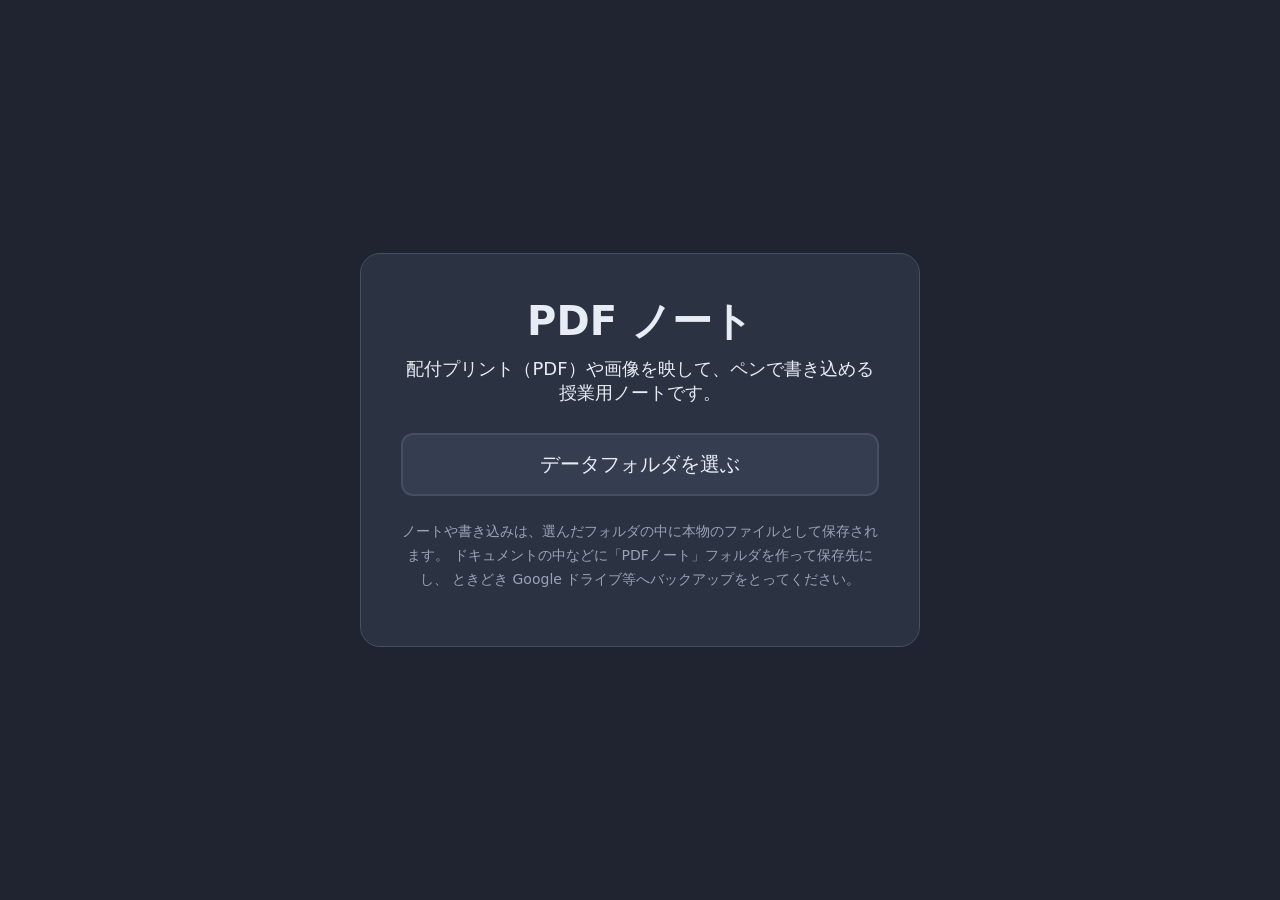
<file: index.html>
<!doctype html>
<html lang="ja">
<head>
<meta charset="utf-8">
<!-- interactive-widget=overlays-content：ソフトウェアキーボードが出ても、画面の大きさも位置も変えない
     （これが無いと、キーボードが出た拍子に入力中のテキストボックスがずれて見えなくなる） -->
<meta name="viewport" content="width=device-width, initial-scale=1, maximum-scale=1, user-scalable=no, interactive-widget=overlays-content">
<title>PDFノート — 授業用書き込みノート</title>
<meta name="theme-color" content="#1f2430">
<link rel="manifest" href="manifest.webmanifest">
<link rel="icon" type="image/png" sizes="512x512" href="icon-512.png">
<link rel="icon" type="image/png" sizes="192x192" href="icon-192.png">
<link rel="apple-touch-icon" href="apple-touch-icon.png">
<link rel="stylesheet" href="style.css">
</head>
<body>

<!-- ツールバー用アイコン（かんたんガイドPDFと同じ図案） -->
<svg class="icon-sprite" aria-hidden="true" focusable="false" xmlns="http://www.w3.org/2000/svg">
  <symbol id="i-pen" viewBox="0 0 24 24"><path d="M4 20l4-1 10-10a2.5 2.5 0 0 0-3.5-3.5L4.5 15.5 4 20z"/><path d="M14 6.5L17.5 10"/></symbol>
  <symbol id="i-marker" viewBox="0 0 24 24"><path d="M14.2 3.6a2 2 0 0 1 2.8 0l3.4 3.4a2 2 0 0 1 0 2.8l-8.2 8.2H7.6l-2-2z"/><path d="M12.6 5.2 18.8 11.4"/><path d="M3.2 20.4h8.4"/></symbol>
  <symbol id="i-line" viewBox="0 0 24 24"><path d="M4 19L20 5"/><circle cx="4.6" cy="18.4" r="1.6"/><circle cx="19.4" cy="5.6" r="1.6"/></symbol>
  <symbol id="i-eraser" viewBox="0 0 24 24"><path d="M4.8 16.2l7.6-7.6a2 2 0 0 1 2.8 0l3.6 3.6a2 2 0 0 1 0 2.8L15.2 19H8.2z"/><path d="M6.5 20.6h13"/><path d="M10.2 11.2l6.4 6.4"/></symbol>
  <symbol id="i-text" viewBox="0 0 24 24"><path d="M5 6.5V5h14v1.5"/><path d="M12 5v14"/><path d="M9 19h6"/></symbol>
  <symbol id="i-lasso" viewBox="0 0 24 24"><path d="M12 4c4.9 0 8.5 2.6 8.5 6s-3.6 6-8.5 6c-1.4 0-2.7-.2-3.8-.6" stroke-dasharray="2.6 2.2"/><path d="M8.2 15.4C5.6 14.4 3.5 12.4 3.5 10c0-2 1.4-3.8 3.6-4.9" stroke-dasharray="2.6 2.2"/><path d="M8.4 15.6c-.7 1.6-.5 3.2.6 4.4"/><circle cx="9.6" cy="20.6" r="1.4"/></symbol>
  <symbol id="i-image" viewBox="0 0 24 24"><rect x="3" y="5" width="18" height="14" rx="2.2"/><circle cx="8.4" cy="10" r="1.5"/><path d="M4 17l4.6-4.6a1.6 1.6 0 0 1 2.3 0L16 17.5"/><path d="M14.4 15.4l2-2a1.6 1.6 0 0 1 2.3 0L21 15.6"/></symbol>
  <symbol id="i-mask" viewBox="0 0 24 24"><rect x="3" y="7" width="18" height="10" rx="1.8" fill="currentColor" stroke="none"/></symbol>
  <symbol id="i-reveal" viewBox="0 0 24 24"><path d="M10 11V5.6a1.8 1.8 0 0 1 3.6 0V12"/><path d="M13.6 12v-1.4a1.7 1.7 0 0 1 3.4 0V12"/><path d="M17 12.2v-.6a1.7 1.7 0 0 1 3.4 0v4.2c0 3.1-2.3 5.2-5.4 5.2h-2c-2 0-3-.8-4.2-2.4l-3-4.2a1.8 1.8 0 0 1 2.7-2.3L10 13.6"/></symbol>

  <symbol id="i-undo" viewBox="0 0 24 24"><path d="M10.5 4.5 7 8l3.5 3.5"/><path d="M7 8h7.5a4.5 4.5 0 0 1 0 9H10"/></symbol>
  <symbol id="i-redo" viewBox="0 0 24 24"><path d="M13.5 4.5 17 8l-3.5 3.5"/><path d="M17 8H9.5a4.5 4.5 0 0 0 0 9H14"/></symbol>
  <symbol id="i-eye" viewBox="0 0 24 24"><path d="M2.5 12S6 5.8 12 5.8 21.5 12 21.5 12 18 18.2 12 18.2 2.5 12 2.5 12z"/><circle cx="12" cy="12" r="3.2"/></symbol>
  <symbol id="i-eye-off" viewBox="0 0 24 24"><path d="M9.6 6.2A9.6 9.6 0 0 1 12 5.8c6 0 9.5 6.2 9.5 6.2a17 17 0 0 1-3 3.7"/><path d="M6.4 7.8A17 17 0 0 0 2.5 12S6 18.2 12 18.2c1.5 0 2.8-.4 4-.9"/><path d="M4 4l16 16"/></symbol>
  <symbol id="i-zoom-out" viewBox="0 0 24 24"><circle cx="10.6" cy="10.6" r="6.4"/><path d="M15.4 15.4L20.5 20.5"/><path d="M7.8 10.6h5.6"/></symbol>
  <symbol id="i-zoom-in" viewBox="0 0 24 24"><circle cx="10.6" cy="10.6" r="6.4"/><path d="M15.4 15.4L20.5 20.5"/><path d="M7.8 10.6h5.6"/><path d="M10.6 7.8v5.6"/></symbol>
  <symbol id="i-fit" viewBox="0 0 24 24"><rect x="2.6" y="5" width="18.8" height="14" rx="2"/><rect x="9.1" y="7.7" width="5.8" height="8.6" rx="0.7"/></symbol>
  <symbol id="i-full" viewBox="0 0 24 24"><path d="M13.6 4H20v6.4"/><path d="M10.4 20H4v-6.4"/><path d="M20 4l-7.2 7.2"/><path d="M4 20l7.2-7.2"/></symbol>
  <symbol id="i-exit-full" viewBox="0 0 24 24"><path d="M20 10.4h-6.4V4"/><path d="M4 13.6h6.4V20"/><path d="M13.6 10.4L20 4"/><path d="M10.4 13.6L4 20"/></symbol>
  <symbol id="i-pages" viewBox="0 0 24 24"><rect x="3" y="4" width="18" height="4.4" rx="1.2"/><rect x="3" y="10.8" width="18" height="4.4" rx="1.2"/><rect x="3" y="17.6" width="18" height="2.8" rx="1.2"/></symbol>
  <symbol id="i-more" viewBox="0 0 24 24"><circle cx="5.4" cy="12" r="1.6" fill="currentColor" stroke="none"/><circle cx="12" cy="12" r="1.6" fill="currentColor" stroke="none"/><circle cx="18.6" cy="12" r="1.6" fill="currentColor" stroke="none"/></symbol>
  <symbol id="i-gear" viewBox="0 0 24 24"><circle cx="12" cy="12" r="3"/><path d="M19.1 14.4a1.6 1.6 0 0 0 .32 1.76l.06.06a1.9 1.9 0 1 1-2.68 2.68l-.06-.06a1.6 1.6 0 0 0-1.76-.32 1.6 1.6 0 0 0-.97 1.46v.17a1.9 1.9 0 1 1-3.8 0v-.09a1.6 1.6 0 0 0-1.05-1.46 1.6 1.6 0 0 0-1.76.32l-.06.06a1.9 1.9 0 1 1-2.68-2.68l.06-.06a1.6 1.6 0 0 0 .32-1.76 1.6 1.6 0 0 0-1.46-.97H3.4a1.9 1.9 0 1 1 0-3.8h.09a1.6 1.6 0 0 0 1.46-1.05 1.6 1.6 0 0 0-.32-1.76l-.06-.06a1.9 1.9 0 1 1 2.68-2.68l.06.06a1.6 1.6 0 0 0 1.76.32h.08a1.6 1.6 0 0 0 .97-1.46V3.4a1.9 1.9 0 1 1 3.8 0v.09a1.6 1.6 0 0 0 .97 1.46 1.6 1.6 0 0 0 1.76-.32l.06-.06a1.9 1.9 0 1 1 2.68 2.68l-.06.06a1.6 1.6 0 0 0-.32 1.76v.08a1.6 1.6 0 0 0 1.46.97h.17a1.9 1.9 0 1 1 0 3.8h-.09a1.6 1.6 0 0 0-1.46.97z"/></symbol>
  <symbol id="i-chev-down" viewBox="0 0 24 24"><path d="M6 9.5l6 6 6-6"/></symbol>

  <symbol id="i-arrow-left" viewBox="0 0 24 24"><path d="M19 12H5"/><path d="M10.6 5.4L4 12l6.6 6.6"/></symbol>
  <symbol id="i-chev-left" viewBox="0 0 24 24"><path d="M14.5 6l-6 6 6 6"/></symbol>
  <symbol id="i-chev-right" viewBox="0 0 24 24"><path d="M9.5 6l6 6-6 6"/></symbol>
  <symbol id="i-folder" viewBox="0 0 24 24"><path d="M3 7.4a2 2 0 0 1 2-2h4.2l2 2.4H19a2 2 0 0 1 2 2v7.8a2 2 0 0 1-2 2H5a2 2 0 0 1-2-2z"/></symbol>
  <symbol id="i-folder-open" viewBox="0 0 24 24"><path d="M3 8.4a2 2 0 0 1 2-2h4l2 2.4h6a2 2 0 0 1 2 2v1.2"/><path d="M3 8.4v9a2 2 0 0 0 2 2h13.2a1.6 1.6 0 0 0 1.55-1.2l1.6-6.4a1 1 0 0 0-.97-1.24H6.4a1.6 1.6 0 0 0-1.55 1.2z"/></symbol>
  <symbol id="i-folder-solid" viewBox="0 0 64 64">
    <path d="M4 17.5A3.5 3.5 0 0 1 7.5 14h18.6a3.5 3.5 0 0 1 3.2 2.1l1.1 2.6a2 2 0 0 0 1.8 1.2H56.5A3.5 3.5 0 0 1 60 23.4v25.1a3.5 3.5 0 0 1-3.5 3.5h-49A3.5 3.5 0 0 1 4 48.5z" fill="currentColor" opacity=".55"/>
    <rect x="4" y="24.6" width="56" height="27.4" rx="3.5" fill="currentColor"/>
  </symbol>
 viewBox="0 0 24 24"><path d="M3 7.4a2 2 0 0 1 2-2h4.2l2 2.4H19a2 2 0 0 1 2 2v7.8a2 2 0 0 1-2 2H5a2 2 0 0 1-2-2z"/><path d="M9.4 13.6h5.2"/><path d="M12 11v5.2"/></symbol>
  <symbol id="i-note" viewBox="0 0 24 24"><path d="M6 3.5h8L19 8.5V20a1.5 1.5 0 0 1-1.5 1.5h-11A1.5 1.5 0 0 1 5 20V5A1.5 1.5 0 0 1 6.5 3.5z"/><path d="M13.6 3.6V9h5.2"/><path d="M8.4 13h7"/><path d="M8.4 16.6h4.6"/></symbol>
  <symbol id="i-note-plus" viewBox="0 0 24 24"><path d="M6 3.5h8L19 8.5v3"/><path d="M19 15.4V20a1.5 1.5 0 0 1-1.5 1.5h-11A1.5 1.5 0 0 1 5 20V5A1.5 1.5 0 0 1 6.5 3.5"/><path d="M13.6 3.6V9h5.2"/><path d="M9.4 17.4h5.2"/><path d="M12 14.8V20"/></symbol>
  <symbol id="i-save" viewBox="0 0 24 24"><path d="M5 3.5h11L20.5 8v12a1.5 1.5 0 0 1-1.5 1.5H5A1.5 1.5 0 0 1 3.5 20V5A1.5 1.5 0 0 1 5 3.5z"/><path d="M7.5 3.5v6h8v-6"/><rect x="7.5" y="13" width="9" height="8.5"/></symbol>
  <symbol id="i-refresh" viewBox="0 0 24 24"><path d="M20.5 12a8.5 8.5 0 1 1-2.6-6.1"/><path d="M20.5 4.2V10h-5.8"/></symbol>
  <symbol id="i-menu" viewBox="0 0 24 24"><path d="M4 7h16"/><path d="M4 12h16"/><path d="M4 17h16"/></symbol>
  <symbol id="i-camera" viewBox="0 0 24 24"><path d="M3 8.6a2 2 0 0 1 2-2h2.4L9 4.5h6l1.6 2.1H19a2 2 0 0 1 2 2v8.8a2 2 0 0 1-2 2H5a2 2 0 0 1-2-2z"/><circle cx="12" cy="12.8" r="3.6"/></symbol>
  <symbol id="i-check" viewBox="0 0 24 24"><path d="M4.5 12.6l5 5L19.5 7"/></symbol>
  <symbol id="i-select-all" viewBox="0 0 24 24"><rect x="4" y="4" width="16" height="16" rx="2.4"/><path d="M8.4 12.2l2.6 2.6 4.6-5"/></symbol>
  <symbol id="i-export" viewBox="0 0 24 24"><path d="M12 15.5V3.8"/><path d="M8.2 7.4L12 3.6l3.8 3.8"/><path d="M4.5 14.5v4.2a1.8 1.8 0 0 0 1.8 1.8h11.4a1.8 1.8 0 0 0 1.8-1.8v-4.2"/></symbol>
  <symbol id="i-add-page" viewBox="0 0 24 24"><rect x="3.5" y="4" width="17" height="16" rx="2"/><path d="M9.4 12h5.2"/><path d="M12 9.4v5.2"/></symbol>
  <symbol id="i-cut" viewBox="0 0 24 24"><circle cx="6.4" cy="18" r="2.6"/><circle cx="17.6" cy="18" r="2.6"/><path d="M8.4 16.2L19 3.5"/><path d="M15.6 16.2L5 3.5"/></symbol>
  <symbol id="i-copy" viewBox="0 0 24 24"><rect x="8.5" y="8.5" width="11.5" height="11.5" rx="2"/><path d="M15.5 5.6A2 2 0 0 0 13.6 4H6a2 2 0 0 0-2 2v7.6a2 2 0 0 0 1.6 2"/></symbol>
  <symbol id="i-paste" viewBox="0 0 24 24"><path d="M9 4.5H7a2 2 0 0 0-2 2V19a2 2 0 0 0 2 2h10a2 2 0 0 0 2-2V6.5a2 2 0 0 0-2-2h-2"/><rect x="9" y="2.6" width="6" height="3.8" rx="1.2"/></symbol>
  <symbol id="i-dup" viewBox="0 0 24 24"><rect x="8.5" y="8.5" width="11.5" height="11.5" rx="2"/><path d="M15.5 5.6A2 2 0 0 0 13.6 4H6a2 2 0 0 0-2 2v7.6a2 2 0 0 0 1.6 2"/><path d="M14.2 14.2h3.6"/><path d="M16 12.4v3.6"/></symbol>
  <symbol id="i-trash" viewBox="0 0 24 24"><path d="M4.5 6.6h15"/><path d="M9.5 6.6V4.8a1.4 1.4 0 0 1 1.4-1.4h2.2a1.4 1.4 0 0 1 1.4 1.4v1.8"/><path d="M6.4 6.6l.9 12.2a1.8 1.8 0 0 0 1.8 1.7h5.8a1.8 1.8 0 0 0 1.8-1.7l.9-12.2"/></symbol>

  <symbol id="i-align-l" viewBox="0 0 24 24"><path d="M4 6.5h16"/><path d="M4 12h10"/><path d="M4 17.5h13"/></symbol>
  <symbol id="i-align-c" viewBox="0 0 24 24"><path d="M4 6.5h16"/><path d="M7 12h10"/><path d="M5.5 17.5h13"/></symbol>
  <symbol id="i-align-r" viewBox="0 0 24 24"><path d="M4 6.5h16"/><path d="M10 12h10"/><path d="M7 17.5h13"/></symbol>
  <symbol id="i-home" viewBox="0 0 24 24"><path d="M4 10.6 12 4l8 6.6"/><path d="M6 9.2V19a1 1 0 0 0 1 1h3.6v-5.2h2.8V20H17a1 1 0 0 0 1-1V9.2"/></symbol>
  <symbol id="i-x" viewBox="0 0 24 24"><path d="M7 7l10 10"/><path d="M17 7 7 17"/></symbol>
</svg>

<!-- ============ タブ（開いているノート） ============ -->
<nav id="tabbar" class="tabbar" hidden aria-label="開いているノート">
  <button id="tab-home" class="tab tab-home" type="button" role="tab" title="ノート一覧"><svg class="ic tab-ic"><use href="#i-home"/></svg><span class="tab-title">一覧</span></button>
  <div id="tab-list" class="tab-list" role="tablist"></div>
</nav>


<!-- ============ スタート画面（データフォルダの選択） ============ -->
<section id="screen-start" class="screen">
  <div class="start-box">
    <h1>PDF ノート</h1>
    <p class="lead">配付プリント（PDF）や画像を映して、ペンで書き込める授業用ノートです。</p>

    <div id="start-actions">
      <button id="btn-use-previous" class="big-btn primary" hidden></button>
      <button id="btn-pick-folder" class="big-btn">データフォルダを選ぶ</button>
      <button id="btn-pick-other" class="big-btn ghost" hidden>別のフォルダを選ぶ</button>
    </div>

    <p id="start-hint" class="hint">
      ノートや書き込みは、選んだフォルダの中に本物のファイルとして保存されます。
      ドキュメントの中などに「PDFノート」フォルダを作って保存先にし、
      ときどき Google ドライブ等へバックアップをとってください。
    </p>

    <div id="unsupported" class="warn" hidden>
      <strong>このブラウザでは動作しません。</strong>
      <strong>Google Chrome</strong> または <strong>Microsoft Edge</strong> でひらき直してください。
    </div>
  </div>
</section>

<!-- ============ ライブラリ（ノート一覧・整理） ============ -->
<section id="screen-library" class="screen" hidden>
  <header class="bar">
    <div class="bar-left">
      <span class="app-title">PDF ノート</span>
    </div>
    <div class="bar-right">
      <button id="lib-new" class="bar-btn primary"><svg class="ic"><use href="#i-note-plus"/></svg><span class="lbl">新規ノート</span></button>
      <button id="lib-new-folder" class="bar-btn"><svg class="ic"><use href="#i-folder-plus"/></svg><span class="lbl">新規フォルダ</span></button>
      <button id="lib-change-folder" class="bar-btn ghost" title="データの保存場所（PC内のフォルダ）を変える"><svg class="ic"><use href="#i-save"/></svg><span class="lbl">保存先</span></button>
      <button id="btn-update" class="bar-btn ghost" title="最新版に更新する" hidden><svg class="ic"><use href="#i-refresh"/></svg><span class="lbl">更新</span></button>
    </div>
  </header>

  <div class="lib-filters">
    <div id="lib-path" class="path" aria-label="現在の場所"></div>
    <span class="lib-hint">
      「保存先」は最初に一度選ぶだけです。その後の書き込み・取り込みはすべて自動で保存されます。
    </span>
    <input id="filter-search" type="search" placeholder="ノートを検索…" autocomplete="off">
  </div>

  <main id="lib-list" class="lib-list"></main>

  <div id="lib-empty" class="empty" hidden>
    <p>まだノートがありません。</p>
    <button class="big-btn primary" onclick="document.getElementById('lib-new').click()">最初のノートをつくる</button>
  </div>
</section>

<!-- ============ エディタ（ページ表示・書き込み） ============ -->
<section id="screen-editor" class="screen" hidden>
  <header class="bar editor-bar">

    <!-- 1行目：道具と、ノート・ページの操作 -->
    <div class="bar-row">
      <div class="bar-left">
        <button id="ed-back" class="bar-btn ghost" title="ノート一覧にもどる"><svg class="ic"><use href="#i-arrow-left"/></svg><span class="lbl">一覧</span></button>
        <span id="ed-title" class="ed-title"></span>
      </div>

      <div class="tool-group tool-main" role="group" aria-label="道具">
        <button class="tool-btn" data-tool="lasso" title="投げ縄で囲んで選ぶ"><svg class="ic"><use href="#i-lasso"/></svg><small>投げ縄</small></button>
        <button class="tool-btn" data-tool="pen" title="ペン"><svg class="ic"><use href="#i-pen"/></svg><small>ペン</small></button>
        <button class="tool-btn" data-tool="marker" title="マーカー（蛍光ペン。手書きの下に入ります）"><svg class="ic"><use href="#i-marker"/></svg><small>マーカー</small></button>
        <button class="tool-btn" data-tool="line" title="直線"><svg class="ic"><use href="#i-line"/></svg><small>直線</small></button>
        <button class="tool-btn" data-tool="eraser" title="消しゴム"><svg class="ic"><use href="#i-eraser"/></svg><small>消す</small></button>
        <button class="tool-btn" data-tool="text" title="キーボードで文字を入れる"><svg class="ic"><use href="#i-text"/></svg><small>文字</small></button>
        <button id="ed-image" class="tool-btn" title="写真を入れる／カメラで撮る"><svg class="ic"><use href="#i-image"/></svg><small>画像</small></button>
        <button class="tool-btn" data-tool="mask" title="答えを隠す枠をつくる"><svg class="ic ic-mask"><use href="#i-mask"/></svg><small>目かくし</small></button>
        <button class="tool-btn" data-tool="reveal" title="授業中：タッチで答えを開く／閉じる"><svg class="ic"><use href="#i-reveal"/></svg><small>めくり</small></button>
      </div>

      <div class="bar-right">
        <button id="ed-page-list" class="bar-btn ghost" title="ページ一覧（並べ替え・削除・コピー・PDF書き出し）"><svg class="ic"><use href="#i-pages"/></svg><span class="lbl">ページ一覧</span></button>
        <button id="ed-add-page" class="bar-btn ghost" title="PDF・画像を追加"><svg class="ic"><use href="#i-add-page"/></svg><span class="lbl">ページ追加</span></button>
        <button id="ed-settings" class="bar-btn ghost" title="設定"><svg class="ic"><use href="#i-gear"/></svg><span class="lbl">設定</span></button>
        <span id="ed-save-state" class="save-state"></span>
        <span class="build-stamp" title="アプリのバージョン"></span>
      </div>
    </div>

    <!-- 2行目：選んでいる道具の設定と、表示の操作 -->
    <div class="bar-row bar-row-opt">
      <div id="grp-color" class="tool-group" role="group" aria-label="色">
        <span class="colors" id="color-swatches"></span>
      </div>

      <div id="grp-width" class="tool-group" role="group" aria-label="太さ">
        <span class="widths" id="width-btns"></span>
      </div>

      <div id="grp-mask" class="tool-group" role="group" aria-label="目かくしの色" hidden>
        <span class="colors" id="mask-swatches"></span>
      </div>

      <div id="grp-text" class="tool-group" role="group" aria-label="文字の書式" hidden>
        <select id="text-font" class="tb-select" title="フォント"></select>
        <button id="text-load-fonts" class="bar-btn ghost" title="この端末に入っているフォントを読み込む">＋フォント</button>
        <select id="text-size" class="tb-select tb-size" title="文字の大きさ"></select>
        <span class="colors" id="text-colors"></span>
        <button id="text-bold" class="bar-btn icon" title="太字"><b>B</b></button>
        <button class="bar-btn icon" data-align="left" title="左揃え"><svg class="ic"><use href="#i-align-l"/></svg></button>
        <button class="bar-btn icon" data-align="center" title="中央揃え"><svg class="ic"><use href="#i-align-c"/></svg></button>
        <button class="bar-btn icon" data-align="right" title="右揃え"><svg class="ic"><use href="#i-align-r"/></svg></button>
        <button id="text-vertical" class="bar-btn icon" title="縦書き">縦</button>
        <button id="text-bg" class="bar-btn" title="背景を白にする（下の印刷を隠す）">背景</button>
        <button id="text-delete" class="bar-btn icon" title="選択中の文字を削除" disabled><svg class="ic"><use href="#i-trash"/></svg></button>
      </div>

      <div id="grp-lasso" class="tool-group" role="group" aria-label="投げ縄" hidden>
        <span class="lasso-pick" title="囲んだときに選ぶ種類">
          <label><input type="checkbox" data-kind="strokes" checked> 手書き</label>
          <label><input type="checkbox" data-kind="images" checked> 画像</label>
          <label><input type="checkbox" data-kind="texts" checked> 文字</label>
          <label><input type="checkbox" data-kind="masks" checked> 目かくし</label>
        </span>
        <button id="lasso-cut" class="bar-btn" title="カット" disabled><svg class="ic"><use href="#i-cut"/></svg><span class="lbl">カット</span></button>
        <button id="lasso-copy" class="bar-btn" title="コピー" disabled><svg class="ic"><use href="#i-copy"/></svg><span class="lbl">コピー</span></button>
        <button id="lasso-paste" class="bar-btn" title="貼り付け" disabled><svg class="ic"><use href="#i-paste"/></svg><span class="lbl">貼り付け</span></button>
        <button id="lasso-dup" class="bar-btn" title="複製" disabled><svg class="ic"><use href="#i-dup"/></svg><span class="lbl">複製</span></button>
        <button id="lasso-delete" class="bar-btn" title="削除" disabled style="color:var(--danger)"><svg class="ic"><use href="#i-trash"/></svg><span class="lbl">削除</span></button>
        <span class="colors" id="lasso-colors" title="選んだものの色を変える"></span>
      </div>

      <div class="tool-group">
        <button id="ed-undo" class="bar-btn icon" title="もとにもどす"><svg class="ic"><use href="#i-undo"/></svg></button>
        <button id="ed-redo" class="bar-btn icon" title="やり直す"><svg class="ic"><use href="#i-redo"/></svg></button>
      </div>

      <div class="tool-group">
        <button id="ed-reveal-all" class="bar-btn ghost" title="かくした答えを全部みせる"><svg class="ic"><use href="#i-eye"/></svg><span class="lbl">全部みせる</span></button>
        <button id="ed-hide-all" class="bar-btn ghost" title="全部かくす"><svg class="ic"><use href="#i-eye-off"/></svg><span class="lbl">全部かくす</span></button>
      </div>

      <div class="tool-group">
        <button id="ed-zoom-out" class="bar-btn icon" title="縮小"><svg class="ic"><use href="#i-zoom-out"/></svg></button>
        <button id="ed-zoom-fit" class="bar-btn icon" title="画面に合わせる"><svg class="ic"><use href="#i-fit"/></svg></button>
        <button id="ed-zoom-in" class="bar-btn icon" title="拡大"><svg class="ic"><use href="#i-zoom-in"/></svg></button>
        <button id="ed-immersive" class="bar-btn" title="全画面（メニューを隠してPDFを大きく映す）"><svg class="ic"><use href="#i-full"/></svg><span class="lbl">全画面</span></button>
      </div>

    </div>
  </header>

  <div id="ed-stage" class="ed-stage">
    <div id="ed-scroller" class="ed-scroller">
      <div id="ed-pages" class="ed-pages"></div>
    </div>

    <div id="ed-nopages" class="empty" hidden>
      <p>このノートにはまだページがありません。</p>
      <button class="big-btn primary" onclick="document.getElementById('ed-add-page').click()">PDF・画像を追加</button>
    </div>

    <button id="ed-imm-exit" class="imm-exit" hidden title="全画面を終わる（Esc キーでも戻れます）"><svg class="ic"><use href="#i-exit-full"/></svg><span>全画面解除</span></button>

    <!-- 全画面のとき左上に出す、よく使う道具（設定で出さないようにもできる） -->
    <div id="ed-imm-bar" class="imm-bar" hidden role="toolbar" aria-label="全画面で使う道具">
      <button id="imm-pen" class="imm-btn" title="ペン"><svg class="ic"><use href="#i-pen"/></svg><small>ペン</small></button>
      <span class="colors" id="imm-colors"></span>
      <span class="imm-sep" aria-hidden="true"></span>
      <button id="imm-reveal" class="imm-btn" title="授業中：タッチで答えを開く／閉じる"><svg class="ic"><use href="#i-reveal"/></svg><small>めくり</small></button>
      <button id="imm-undo" class="imm-btn" title="もとにもどす"><svg class="ic"><use href="#i-undo"/></svg><small>もとにもどす</small></button>
    </div>
  </div>

</section>

<!-- ============ ページ一覧（サムネイル） ============ -->
<section id="screen-pages" class="screen pages-screen" hidden>
  <header class="bar">
    <div class="bar-left">
      <button id="pages-close" class="bar-btn ghost"><svg class="ic"><use href="#i-arrow-left"/></svg><span class="lbl">もどる</span></button>
      <span class="app-title">ページ一覧</span>
      <span id="pages-count" class="save-state"></span>
    </div>
    <div class="bar-right">
      <button id="pages-selectall" class="bar-btn ghost"><svg class="ic"><use href="#i-select-all"/></svg><span class="lbl">全選択</span></button>
      <button id="pages-add" class="bar-btn ghost" title="PDF・画像を追加"><svg class="ic"><use href="#i-add-page"/></svg><span class="lbl">ページ追加</span></button>
      <button id="pages-copy" class="bar-btn" disabled><svg class="ic"><use href="#i-copy"/></svg><span class="lbl">コピー</span></button>
      <button id="pages-export" class="bar-btn" disabled><svg class="ic"><use href="#i-export"/></svg><span class="lbl">PDF書き出し</span></button>
      <button id="pages-delete" class="bar-btn" disabled style="color:var(--danger)"><svg class="ic"><use href="#i-trash"/></svg><span class="lbl">削除</span></button>
    </div>
  </header>
  <div class="pages-hint">サムネイルを<b>タップで選択</b>、<b>ダブルクリックでそのページを開く</b>、<b>長押ししてからドラッグで並べ替え</b>（ページの間に落とすとそこに移動）。</div>
  <main id="pages-grid" class="pages-grid"></main>
</section>

<!-- 隠しファイル入力 -->
<input id="file-input" type="file" accept="application/pdf,image/png,image/jpeg,image/webp" multiple hidden>
<input id="image-input" type="file" accept="image/png,image/jpeg,image/webp" hidden>

<!-- モーダル/トースト -->
<div id="modal-root"></div>
<div id="toast" class="toast" hidden></div>

<!-- ローディング -->
<div id="busy" class="busy" hidden><div class="spinner"></div><span id="busy-text">読み込み中…</span></div>

<script src="vendor/pdfjs/pdf.min.js"></script>
<script src="vendor/jspdf/jspdf.umd.min.js"></script>
<script src="js/storage.js"></script>
<script src="js/ui.js"></script>
<script src="js/library.js"></script>
<script src="js/editor.js"></script>
<script src="js/pages.js"></script>
<script src="js/tabs.js"></script>
<script src="js/app.js"></script>
</body>
</html>
</file>
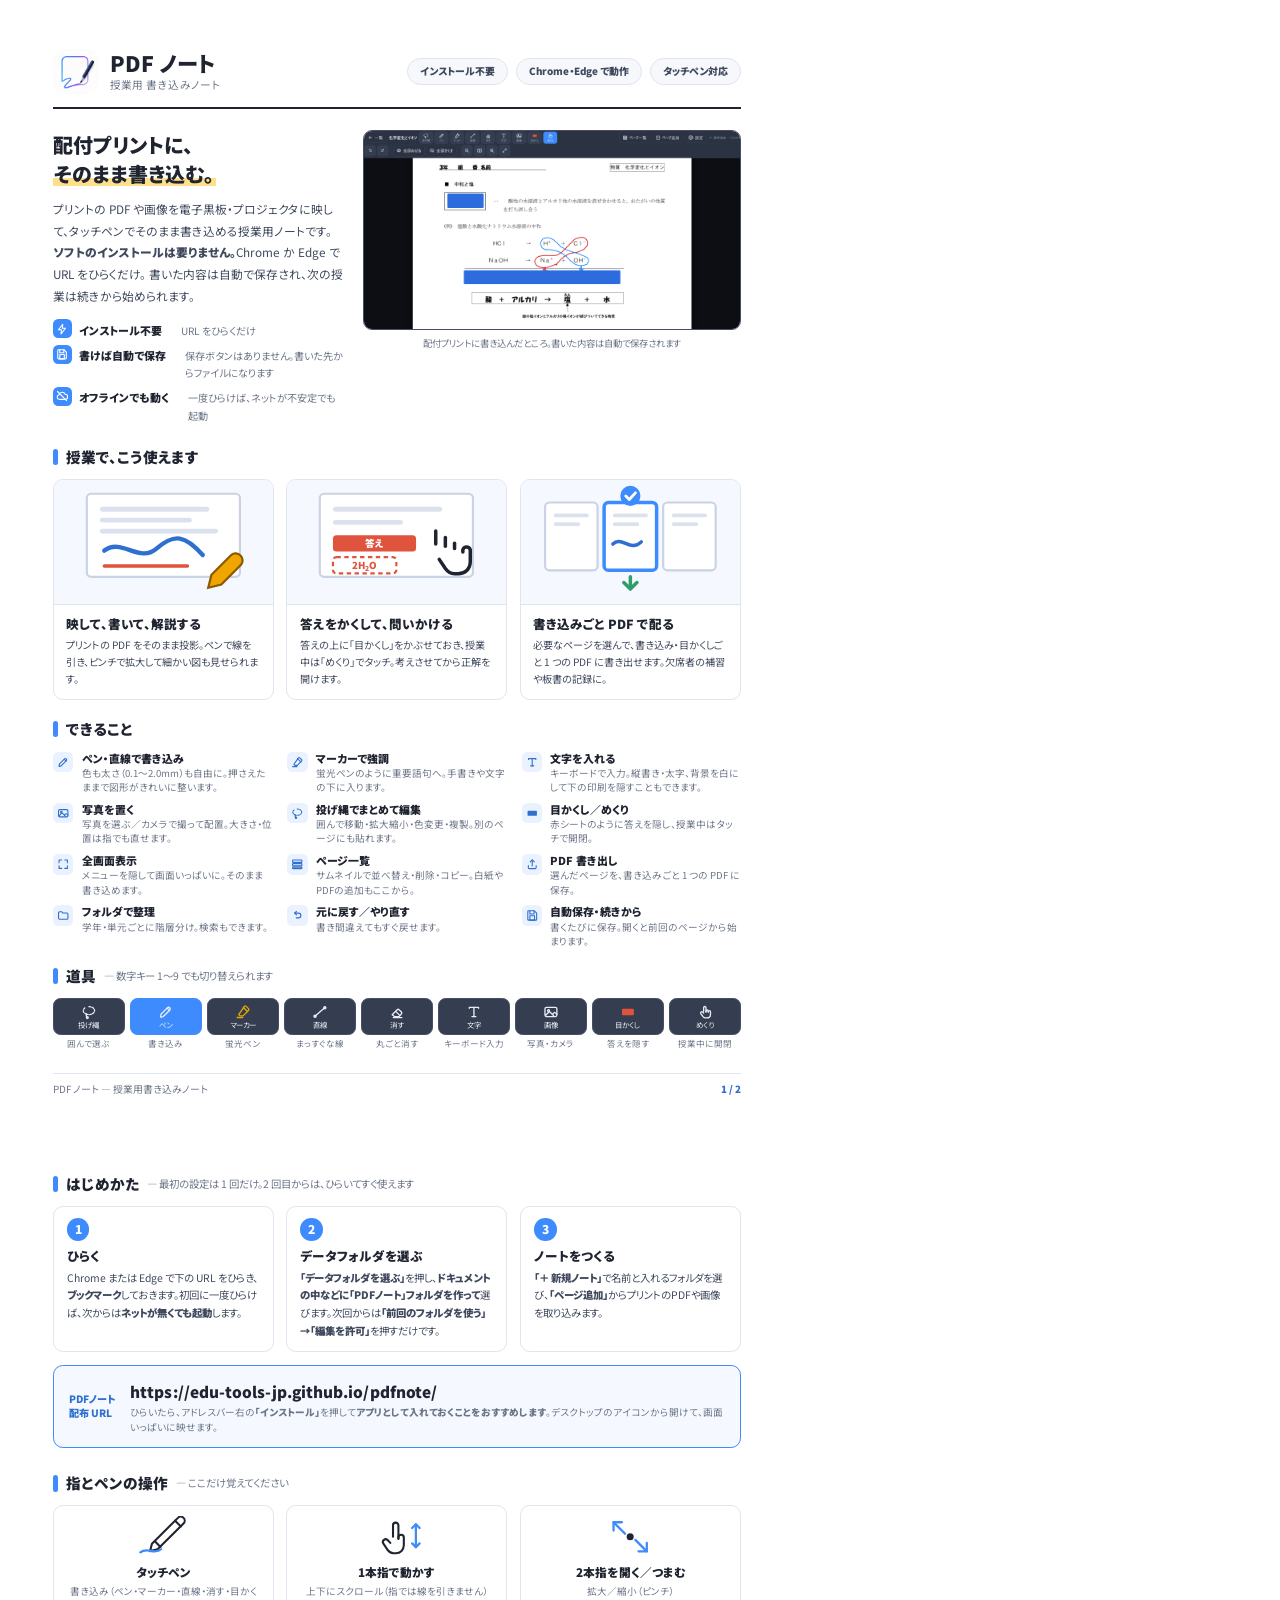
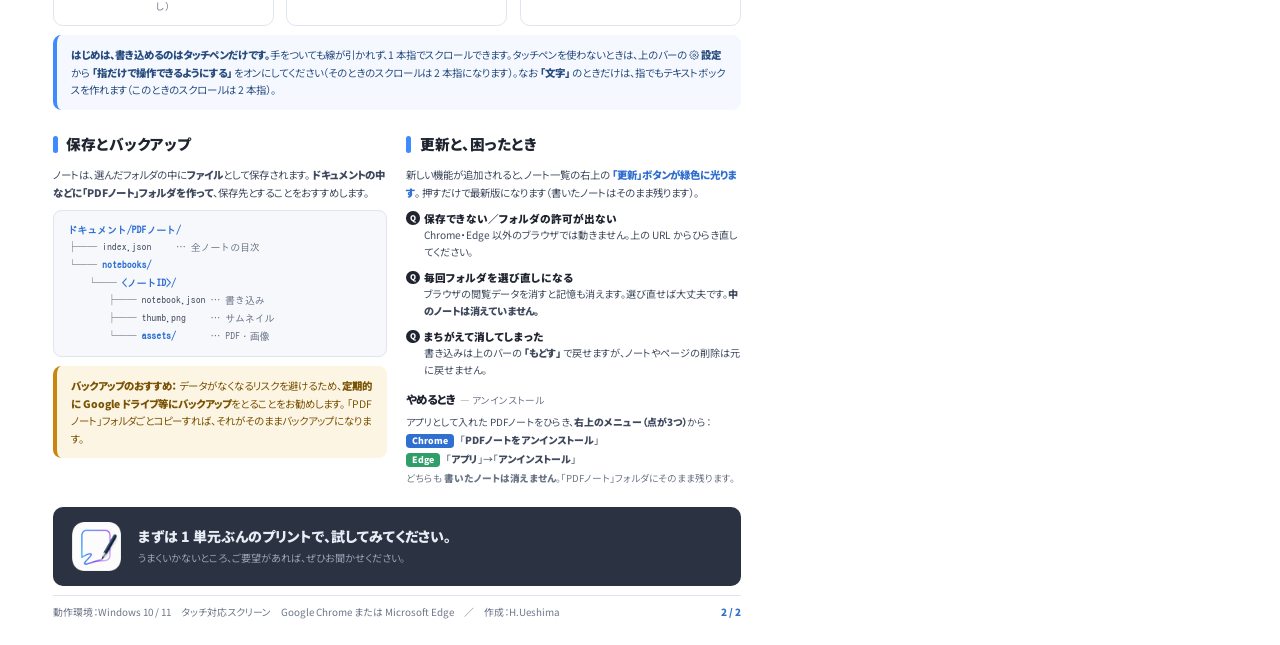
<file: guide-src/guide.html>
<!doctype html>
<html lang="ja">
<head>
<meta charset="utf-8">
<title>PDFノート かんたんガイド</title>
<link rel="stylesheet" href="fonts.css">
<link rel="stylesheet" href="main2.css">
</head>
<body>

<svg style="display:none" xmlns="http://www.w3.org/2000/svg">
  <symbol id="i-pen" viewBox="0 0 24 24"><path d="M4 20l4-1 10-10a2.5 2.5 0 0 0-3.5-3.5L4.5 15.5 4 20z"/><path d="M14 6.5L17.5 10"/></symbol>
  <symbol id="i-marker" viewBox="0 0 24 24"><path d="M14.2 3.6a2 2 0 0 1 2.8 0l3.4 3.4a2 2 0 0 1 0 2.8l-8.2 8.2H7.6l-2-2z"/><path d="M12.6 5.2 18.8 11.4"/><path d="M3.2 20.4h8.4"/></symbol>
  <symbol id="i-line" viewBox="0 0 24 24"><path d="M4 19L20 5"/><circle cx="4.6" cy="18.4" r="1.6"/><circle cx="19.4" cy="5.6" r="1.6"/></symbol>
  <symbol id="i-eraser" viewBox="0 0 24 24"><path d="M4.8 16.2l7.6-7.6a2 2 0 0 1 2.8 0l3.6 3.6a2 2 0 0 1 0 2.8L15.2 19H8.2z"/><path d="M6.5 20.6h13"/><path d="M10.2 11.2l6.4 6.4"/></symbol>
  <symbol id="i-text" viewBox="0 0 24 24"><path d="M5 6.5V5h14v1.5"/><path d="M12 5v14"/><path d="M9 19h6"/></symbol>
  <symbol id="i-lasso" viewBox="0 0 24 24"><path d="M12 4c4.9 0 8.5 2.6 8.5 6s-3.6 6-8.5 6c-1.4 0-2.7-.2-3.8-.6" stroke-dasharray="2.6 2.2"/><path d="M8.2 15.4C5.6 14.4 3.5 12.4 3.5 10c0-2 1.4-3.8 3.6-4.9" stroke-dasharray="2.6 2.2"/><path d="M8.4 15.6c-.7 1.6-.5 3.2.6 4.4"/><circle cx="9.6" cy="20.6" r="1.4"/></symbol>
  <symbol id="i-image" viewBox="0 0 24 24"><rect x="3" y="5" width="18" height="14" rx="2.2"/><circle cx="8.4" cy="10" r="1.5"/><path d="M4 17l4.6-4.6a1.6 1.6 0 0 1 2.3 0L16 17.5"/><path d="M14.4 15.4l2-2a1.6 1.6 0 0 1 2.3 0L21 15.6"/></symbol>
  <symbol id="i-mask" viewBox="0 0 24 24"><rect x="3" y="7" width="18" height="10" rx="1.8" fill="currentColor" stroke="none"/></symbol>
  <symbol id="i-reveal" viewBox="0 0 24 24"><path d="M10 11V5.6a1.8 1.8 0 0 1 3.6 0V12"/><path d="M13.6 12v-1.4a1.7 1.7 0 0 1 3.4 0V12"/><path d="M17 12.2v-.6a1.7 1.7 0 0 1 3.4 0v4.2c0 3.1-2.3 5.2-5.4 5.2h-2c-2 0-3-.8-4.2-2.4l-3-4.2a1.8 1.8 0 0 1 2.7-2.3L10 13.6"/></symbol>
  <symbol id="i-undo" viewBox="0 0 24 24"><path d="M10.5 4.5 7 8l3.5 3.5"/><path d="M7 8h7.5a4.5 4.5 0 0 1 0 9H10"/></symbol>
  <symbol id="i-full" viewBox="0 0 24 24"><path d="M4 9V4h5"/><path d="M20 9V4h-5"/><path d="M4 15v5h5"/><path d="M20 15v5h-5"/></symbol>
  <symbol id="i-pages" viewBox="0 0 24 24"><rect x="3" y="4" width="18" height="4.4" rx="1.2"/><rect x="3" y="10.8" width="18" height="4.4" rx="1.2"/><rect x="3" y="17.6" width="18" height="2.8" rx="1.2"/></symbol>
  <symbol id="i-folder" viewBox="0 0 24 24"><path d="M3 7.4a2 2 0 0 1 2-2h4.2l2 2.4H19a2 2 0 0 1 2 2v7.8a2 2 0 0 1-2 2H5a2 2 0 0 1-2-2z"/></symbol>
  <symbol id="i-save" viewBox="0 0 24 24"><path d="M5 3.5h11L20.5 8v12a1.5 1.5 0 0 1-1.5 1.5H5A1.5 1.5 0 0 1 3.5 20V5A1.5 1.5 0 0 1 5 3.5z"/><path d="M7.5 3.5v6h8v-6"/><rect x="7.5" y="13" width="9" height="8.5"/></symbol>
  <symbol id="i-refresh" viewBox="0 0 24 24"><path d="M20.5 12a8.5 8.5 0 1 1-2.6-6.1"/><path d="M20.5 4.2V10h-5.8"/></symbol>
  <symbol id="i-camera" viewBox="0 0 24 24"><path d="M3 8.6a2 2 0 0 1 2-2h2.4L9 4.5h6L16.6 6.6H19a2 2 0 0 1 2 2v8.8a2 2 0 0 1-2 2H5a2 2 0 0 1-2-2z"/><circle cx="12" cy="12.8" r="3.6"/></symbol>
  <symbol id="i-check" viewBox="0 0 24 24"><path d="M4.5 12.6l5 5L19.5 7"/></symbol>
  <symbol id="i-offline" viewBox="0 0 24 24"><path d="M6.5 18.5A4.5 4.5 0 0 1 6 9.6a6.4 6.4 0 0 1 12.2-1.2A4.3 4.3 0 0 1 18 18.5z"/><path d="M3 3l18 18" stroke-width="2.2"/></symbol>
  <symbol id="i-gear" viewBox="0 0 24 24"><circle cx="12" cy="12" r="3"/><path d="M19.1 14.4a1.6 1.6 0 0 0 .32 1.76l.06.06a1.9 1.9 0 1 1-2.68 2.68l-.06-.06a1.6 1.6 0 0 0-1.76-.32 1.6 1.6 0 0 0-.97 1.46v.17a1.9 1.9 0 1 1-3.8 0v-.09a1.6 1.6 0 0 0-1.05-1.46 1.6 1.6 0 0 0-1.76.32l-.06.06a1.9 1.9 0 1 1-2.68-2.68l.06-.06a1.6 1.6 0 0 0 .32-1.76 1.6 1.6 0 0 0-1.46-.97H3.4a1.9 1.9 0 1 1 0-3.8h.09a1.6 1.6 0 0 0 1.46-1.05 1.6 1.6 0 0 0-.32-1.76l-.06-.06a1.9 1.9 0 1 1 2.68-2.68l.06.06a1.6 1.6 0 0 0 1.76.32h.08a1.6 1.6 0 0 0 .97-1.46V3.4a1.9 1.9 0 1 1 3.8 0v.09a1.6 1.6 0 0 0 .97 1.46 1.6 1.6 0 0 0 1.76-.32l.06-.06a1.9 1.9 0 1 1 2.68 2.68l-.06.06a1.6 1.6 0 0 0-.32 1.76v.08a1.6 1.6 0 0 0 1.46.97h.17a1.9 1.9 0 1 1 0 3.8h-.09a1.6 1.6 0 0 0-1.46.97z"/></symbol>
  <symbol id="i-bolt" viewBox="0 0 24 24"><path d="M13.4 2.5L4.8 13.4h6L10 21.5l8.8-11.1h-6.2z"/></symbol>
  <symbol id="i-export" viewBox="0 0 24 24"><path d="M12 15.5V3.8"/><path d="M8.2 7.4L12 3.6l3.8 3.8"/><path d="M4.5 14.5v4.2a1.8 1.8 0 0 0 1.8 1.8h11.4a1.8 1.8 0 0 0 1.8-1.8v-4.2"/></symbol>
  <symbol id="i-search" viewBox="0 0 24 24"><circle cx="10.8" cy="10.8" r="6.4"/><path d="M15.6 15.6L20.5 20.5"/></symbol>
  <symbol id="i-swipe" viewBox="0 0 24 24"><path d="M12 4v16"/><path d="M8.4 7.6L12 4l3.6 3.6"/><path d="M8.4 16.4L12 20l3.6-3.6"/></symbol>
  <symbol id="i-touch" viewBox="0 0 24 24"><circle cx="12" cy="12" r="3.2" fill="currentColor" stroke="none"/><path d="M12 5.2v-2.4"/><path d="M12 21.2v-2.4"/><path d="M18.8 12h2.4"/><path d="M2.8 12h2.4"/></symbol>
  <symbol id="i-arrow" viewBox="0 0 24 24"><path d="M4 12h15"/><path d="M13.4 6.4L19.6 12l-6.2 5.6"/></symbol>
  <symbol id="i-pinch" viewBox="0 0 24 24"><path d="M9.6 9.6L4.2 4.2"/><path d="M4.2 9.4V4.2h5.2"/><path d="M14.4 14.4l5.4 5.4"/><path d="M19.8 14.6v5.2h-5.2"/></symbol>
</svg>

<!-- ============================ 1ページ目 ============================ -->
<section class="page">

  <div class="head">
    <div class="brand">
      <img class="logo" src="app-icon.png" alt="">
      <div>
        <div class="bn">PDF ノート</div>
        <div class="bs">授業用 書き込みノート</div>
      </div>
    </div>
    <div class="hnote">
      <span>インストール不要</span><span>Chrome・Edge で動作</span><span>タッチペン対応</span>
    </div>
  </div>

  <div class="hero">
    <div class="hero-l">
      <div class="hero-t">配付プリントに、<br><span class="u">そのまま書き込む。</span></div>
      <p class="hero-p">
        プリントの PDF や画像を電子黒板・プロジェクタに映して、タッチペンでそのまま書き込める授業用ノートです。
        <b>ソフトのインストールは要りません。</b>Chrome か Edge で URL をひらくだけ。
        書いた内容は自動で保存され、次の授業は続きから始められます。
      </p>
      <div class="pills">
        <div class="p"><span class="ci"><svg class="ic"><use href="#i-bolt"/></svg></span>インストール不要　<em>URL をひらくだけ</em></div>
        <div class="p"><span class="ci"><svg class="ic"><use href="#i-save"/></svg></span>書けば自動で保存　<em>保存ボタンはありません。書いた先からファイルになります</em></div>
        <div class="p"><span class="ci"><svg class="ic"><use href="#i-offline"/></svg></span>オフラインでも動く　<em>一度ひらけば、ネットが不安定でも起動</em></div>
      </div>
    </div>

    <figure class="shot">
      <img src="app-screenshot.png" alt="PDFノートの画面。配付プリントのPDFに、赤と青のペンでイオンを囲んで矢印を書き、答えを目かくしで隠したところ。">
      <figcaption>配付プリントに書き込んだところ。書いた内容は自動で保存されます</figcaption>
    </figure>
  </div>

  <div class="h3">授業で、こう使えます</div>
  <div class="scenes">
    <div class="scene">
      <div class="sc-art">
        <svg viewBox="0 0 100 52" xmlns="http://www.w3.org/2000/svg">
          <rect x="15" y="4" width="70" height="38" rx="2" fill="#fff" stroke="#c9d3e3" stroke-width="1"/>
          <rect x="21" y="10" width="50" height="2.2" rx="1.1" fill="#dbe2ee"/>
          <rect x="21" y="15" width="42" height="2.2" rx="1.1" fill="#dbe2ee"/>
          <rect x="21" y="20" width="54" height="2.2" rx="1.1" fill="#dbe2ee"/>
          <path d="M23 30 C 31 24, 39 36, 47 29 S 60 23, 68 32" fill="none" stroke="#2f6fd0" stroke-width="2" stroke-linecap="round"/>
          <path d="M23 37 L 61 37" stroke="#e0533d" stroke-width="1.6" stroke-linecap="round"/>
          <path d="M72 41 l9-9 a3.2 3.2 0 0 1 4.5 4.5 l-9 9 -6 1.5 z" fill="#f0a500" stroke="#8a5a00" stroke-width="1"/>
        </svg>
      </div>
      <div class="sc-b">
        <div class="sc-t">映して、書いて、解説する</div>
        <div class="sc-d">プリントの PDF をそのまま投影。ペンで線を引き、ピンチで拡大して細かい図も見せられます。</div>
      </div>
    </div>

    <div class="scene">
      <div class="sc-art">
        <svg viewBox="0 0 100 52" xmlns="http://www.w3.org/2000/svg">
          <rect x="15" y="4" width="70" height="38" rx="2" fill="#fff" stroke="#c9d3e3" stroke-width="1"/>
          <rect x="21" y="10" width="50" height="2.2" rx="1.1" fill="#dbe2ee"/>
          <rect x="21" y="16" width="32" height="2.2" rx="1.1" fill="#dbe2ee"/>
          <rect x="21" y="23" width="38" height="7.4" rx="1.6" fill="#e0533d"/>
          <text x="40" y="28.4" font-size="4.4" fill="#fff" text-anchor="middle" font-weight="900">答え</text>
          <rect x="21" y="33" width="29" height="7.4" rx="1.6" fill="#fff" stroke="#e0533d" stroke-width="1" stroke-dasharray="2 1.6"/>
          <text x="35.5" y="38.4" font-size="4.4" fill="#e0533d" text-anchor="middle" font-weight="900">2H<tspan font-size="3.1" dy="1">2</tspan><tspan dy="-1">O</tspan></text>
          <g stroke="#1f2430" stroke-width="1.6" fill="none" stroke-linecap="round">
            <path d="M68 27 v-6"/><path d="M72.4 28 v-4"/><path d="M76.6 29 v-2.4"/>
            <path d="M80.4 30.6 v-1 a1.8 1.8 0 0 1 3.4 0 v5.4 c0 3.4-2.4 5.6-5.6 5.6 h-1.6 c-2 0-3.2-1-4.2-2.4 l-2.8-4.2"/>
          </g>
        </svg>
      </div>
      <div class="sc-b">
        <div class="sc-t">答えをかくして、問いかける</div>
        <div class="sc-d">答えの上に「目かくし」をかぶせておき、授業中は「めくり」でタッチ。考えさせてから正解を開けます。</div>
      </div>
    </div>

    <div class="scene">
      <div class="sc-art">
        <svg viewBox="0 0 100 52" xmlns="http://www.w3.org/2000/svg">
          <rect x="11" y="8" width="24" height="31" rx="2" fill="#fff" stroke="#c9d3e3" stroke-width="1"/>
          <rect x="38" y="8" width="24" height="31" rx="2" fill="#fff" stroke="#3d8bfd" stroke-width="1.6"/>
          <rect x="65" y="8" width="24" height="31" rx="2" fill="#fff" stroke="#c9d3e3" stroke-width="1"/>
          <g fill="#dbe2ee">
            <rect x="15" y="13" width="16" height="1.8" rx=".9"/><rect x="15" y="17" width="12" height="1.8" rx=".9"/>
            <rect x="42" y="13" width="16" height="1.8" rx=".9"/><rect x="42" y="17" width="12" height="1.8" rx=".9"/>
            <rect x="69" y="13" width="16" height="1.8" rx=".9"/><rect x="69" y="17" width="12" height="1.8" rx=".9"/>
          </g>
          <path d="M42 27 C 46 23, 50 31, 55 26" fill="none" stroke="#2f6fd0" stroke-width="1.6" stroke-linecap="round"/>
          <circle cx="50" cy="5" r="4.6" fill="#3d8bfd"/>
          <path d="M47.9 5 l1.6 1.6 2.8-3" stroke="#fff" stroke-width="1.3" fill="none" stroke-linecap="round" stroke-linejoin="round"/>
          <path d="M50 42 v5" stroke="#2f9e68" stroke-width="1.6" stroke-linecap="round"/>
          <path d="M47 44.6 L50 47.6 L53 44.6" stroke="#2f9e68" stroke-width="1.6" fill="none" stroke-linecap="round" stroke-linejoin="round"/>
        </svg>
      </div>
      <div class="sc-b">
        <div class="sc-t">書き込みごと PDF で配る</div>
        <div class="sc-d">必要なページを選んで、書き込み・目かくしごと 1 つの PDF に書き出せます。欠席者の補習や板書の記録に。</div>
      </div>
    </div>
  </div>

  <div class="h3">できること</div>
  <div class="grid">
    <div class="gi"><span class="b"><svg class="ic"><use href="#i-pen"/></svg></span>
      <div><div class="t">ペン・直線で書き込み</div><div class="d">色も太さ（0.1〜2.0mm）も自由に。押さえたままで図形がきれいに整います。</div></div></div>
    <div class="gi"><span class="b"><svg class="ic"><use href="#i-marker"/></svg></span>
      <div><div class="t">マーカーで強調</div><div class="d">蛍光ペンのように重要語句へ。手書きや文字の下に入ります。</div></div></div>
    <div class="gi"><span class="b"><svg class="ic"><use href="#i-text"/></svg></span>
      <div><div class="t">文字を入れる</div><div class="d">キーボードで入力。縦書き・太字、背景を白にして下の印刷を隠すこともできます。</div></div></div>
    <div class="gi"><span class="b"><svg class="ic"><use href="#i-image"/></svg></span>
      <div><div class="t">写真を置く</div><div class="d">写真を選ぶ／カメラで撮って配置。大きさ・位置は指でも直せます。</div></div></div>
    <div class="gi"><span class="b"><svg class="ic"><use href="#i-lasso"/></svg></span>
      <div><div class="t">投げ縄でまとめて編集</div><div class="d">囲んで移動・拡大縮小・色変更・複製。別のページにも貼れます。</div></div></div>
    <div class="gi"><span class="b"><svg class="ic"><use href="#i-mask"/></svg></span>
      <div><div class="t">目かくし／めくり</div><div class="d">赤シートのように答えを隠し、授業中はタッチで開閉。</div></div></div>
    <div class="gi"><span class="b"><svg class="ic"><use href="#i-full"/></svg></span>
      <div><div class="t">全画面表示</div><div class="d">メニューを隠して画面いっぱいに。そのまま書き込めます。</div></div></div>
    <div class="gi"><span class="b"><svg class="ic"><use href="#i-pages"/></svg></span>
      <div><div class="t">ページ一覧</div><div class="d">サムネイルで並べ替え・削除・コピー。白紙やPDFの追加もここから。</div></div></div>
    <div class="gi"><span class="b"><svg class="ic"><use href="#i-export"/></svg></span>
      <div><div class="t">PDF 書き出し</div><div class="d">選んだページを、書き込みごと 1 つの PDF に保存。</div></div></div>
    <div class="gi"><span class="b"><svg class="ic"><use href="#i-folder"/></svg></span>
      <div><div class="t">フォルダで整理</div><div class="d">学年・単元ごとに階層分け。検索もできます。</div></div></div>
    <div class="gi"><span class="b"><svg class="ic"><use href="#i-undo"/></svg></span>
      <div><div class="t">元に戻す／やり直す</div><div class="d">書き間違えてもすぐ戻せます。</div></div></div>
    <div class="gi"><span class="b"><svg class="ic"><use href="#i-save"/></svg></span>
      <div><div class="t">自動保存・続きから</div><div class="d">書くたびに保存。開くと前回のページから始まります。</div></div></div>
  </div>

  <div class="h3">道具 <span class="sub">— 数字キー 1〜9 でも切り替えられます</span></div>
  <div class="tools">
    <div class="tool"><span class="tb"><svg class="ic"><use href="#i-lasso"/></svg><span>投げ縄</span></span><div class="td">囲んで選ぶ</div></div>
    <div class="tool"><span class="tb on"><svg class="ic"><use href="#i-pen"/></svg><span>ペン</span></span><div class="td">書き込み</div></div>
    <div class="tool"><span class="tb"><svg class="ic" style="color:#e0a800"><use href="#i-marker"/></svg><span>マーカー</span></span><div class="td">蛍光ペン</div></div>
    <div class="tool"><span class="tb"><svg class="ic"><use href="#i-line"/></svg><span>直線</span></span><div class="td">まっすぐな線</div></div>
    <div class="tool"><span class="tb"><svg class="ic"><use href="#i-eraser"/></svg><span>消す</span></span><div class="td">丸ごと消す</div></div>
    <div class="tool"><span class="tb"><svg class="ic"><use href="#i-text"/></svg><span>文字</span></span><div class="td">キーボード入力</div></div>
    <div class="tool"><span class="tb"><svg class="ic"><use href="#i-image"/></svg><span>画像</span></span><div class="td">写真・カメラ</div></div>
    <div class="tool"><span class="tb"><svg class="ic" style="color:#e0533d"><use href="#i-mask"/></svg><span>目かくし</span></span><div class="td">答えを隠す</div></div>
    <div class="tool"><span class="tb"><svg class="ic"><use href="#i-reveal"/></svg><span>めくり</span></span><div class="td">授業中に開閉</div></div>
  </div>


  <div class="pfoot"><span>PDF ノート — 授業用書き込みノート</span><span class="pf-n">1 / 2</span></div>
</section>

<!-- ============================ 2ページ目 ============================ -->
<section class="page">

  <div class="h3">はじめかた <span class="sub">— 最初の設定は 1 回だけ。2 回目からは、ひらいてすぐ使えます</span></div>
  <div class="steps">
    <div class="step">
      <div class="sn">1</div>
      <div class="st">ひらく</div>
      <div class="sd">Chrome または Edge で下の URL をひらき、<b>ブックマーク</b>しておきます。初回に一度ひらけば、次からは<b>ネットが無くても起動</b>します。</div>
    </div>
    <div class="step">
      <div class="sn">2</div>
      <div class="st">データフォルダを選ぶ</div>
      <div class="sd"><b>「データフォルダを選ぶ」</b>を押し、<b>ドキュメントの中などに「PDFノート」フォルダを作って</b>選びます。次回からは<b>「前回のフォルダを使う」→「編集を許可」</b>を押すだけです。</div>
    </div>
    <div class="step">
      <div class="sn">3</div>
      <div class="st">ノートをつくる</div>
      <div class="sd"><b>「＋ 新規ノート」</b>で名前と入れるフォルダを選び、<b>「ページ追加」</b>からプリントのPDFや画像を取り込みます。</div>
    </div>
  </div>

  <div class="urlbox">
    <div class="l">PDFノート<br>配布 URL</div>
    <div>
      <div class="u">https://edu-tools-jp.github.io/pdfnote/</div>
      <div class="d">ひらいたら、アドレスバー右の<b>「インストール」</b>を押して<b>アプリとして入れておくことをおすすめします</b>。デスクトップのアイコンから開けて、画面いっぱいに映せます。</div>
    </div>
  </div>

  <div class="h3">指とペンの操作 <span class="sub">— ここだけ覚えてください</span></div>
  <div class="touch">
    <div class="tc">
      <div class="a">
        <svg viewBox="0 0 60 40" style="height:100%" xmlns="http://www.w3.org/2000/svg">
          <g stroke="#1f2430" stroke-width="2" fill="none" stroke-linecap="round" stroke-linejoin="round">
            <path d="M41.5 4.5 l5.5 5.5"/>
            <path d="M44.2 1.8 a3.8 3.8 0 0 1 5.4 5.4 L24.6 32 l-7.2 1.8 1.8-7.2 z"/>
            <path d="M22 24.4 l5.4 5.4"/>
          </g>
          <path d="M8 35 C 15 29, 21 38, 28 32" fill="none" stroke="#3d8bfd" stroke-width="2.2" stroke-linecap="round"/>
        </svg>
      </div>
      <div class="t">タッチペン</div>
      <div class="d">書き込み（ペン・マーカー・直線・消す・目かくし）</div>
    </div>
    <div class="tc">
      <div class="a">
        <svg viewBox="0 0 60 40" style="height:100%" xmlns="http://www.w3.org/2000/svg">
          <g stroke="#1f2430" stroke-width="2" fill="none" stroke-linecap="round" stroke-linejoin="round">
            <path d="M26 20 v-11 a2.6 2.6 0 0 1 5.2 0 v13"/>
            <path d="M31.2 22 v-1.4 a2.6 2.6 0 0 1 5.2 0 v7.4 c0 4.6-3.2 7.8-7.8 7.8 h-2.2 c-2.8 0-4.4-1.3-5.8-3.4 l-4-6a2.7 2.7 0 0 1 4.2-3.3 l2.6 2.8"/>
          </g>
          <g stroke="#3d8bfd" stroke-width="2.2" fill="none" stroke-linecap="round" stroke-linejoin="round">
            <path d="M48 8 v22"/><path d="M44.4 11.6 L48 8 l3.6 3.6"/><path d="M44.4 26.4 L48 30 l3.6-3.6"/>
          </g>
        </svg>
      </div>
      <div class="t">1本指で動かす</div>
      <div class="d">上下にスクロール（指では線を引きません）</div>
    </div>
    <div class="tc">
      <div class="a">
        <svg viewBox="0 0 60 40" style="height:100%" xmlns="http://www.w3.org/2000/svg">
          <g stroke="#3d8bfd" stroke-width="2.2" fill="none" stroke-linecap="round" stroke-linejoin="round">
            <path d="M25 17 L14 6"/><path d="M14 14 V6 h8"/>
            <path d="M35 23 L46 34"/><path d="M46 26 v8 h-8"/>
          </g>
          <circle cx="30" cy="20" r="3.4" fill="#1f2430"/>
        </svg>
      </div>
      <div class="t">2本指を開く／つまむ</div>
      <div class="d">拡大／縮小（ピンチ）</div>
    </div>
  </div>
  <div class="note" style="margin-bottom:6mm">
    <span class="nt">はじめは、書き込めるのはタッチペンだけです。</span>手をついても線が引かれず、1 本指でスクロールできます。タッチペンを使わないときは、上のバーの <b><svg class="ic"><use href="#i-gear"/></svg> 設定</b> から <b>「指だけで操作できるようにする」</b> をオンにしてください（そのときのスクロールは 2 本指になります）。なお <b>「文字」</b> のときだけは、指でもテキストボックスを作れます（このときのスクロールは 2 本指）。
  </div>

  <div class="two">
    <div>
      <div class="h3">保存とバックアップ</div>
      <p style="font-size:7.8pt; line-height:1.7; color:var(--ink-2); margin-bottom:2.2mm;">
        ノートは、選んだフォルダの中に<b>ファイル</b>として保存されます。
        <b>ドキュメントの中などに「PDFノート」フォルダを作って</b>、保存先とすることをおすすめします。
      </p>
      <div class="tree"><span class="f">ドキュメント/PDFノート/</span>
├── index.json     <span class="c">… 全ノートの目次</span>
└── <span class="f">notebooks/</span>
    └── <span class="f">&lt;ノートID&gt;/</span>
        ├── notebook.json <span class="c">… 書き込み</span>
        ├── thumb.png     <span class="c">… サムネイル</span>
        └── <span class="f">assets/</span>       <span class="c">… PDF・画像</span></div>

      <div class="note amber" style="margin-top:2.4mm">
        <span class="nt">バックアップのおすすめ：</span>
        データがなくなるリスクを避けるため、<b>定期的に Google ドライブ等にバックアップ</b>をとることをお勧めします。
        「PDFノート」フォルダごとコピーすれば、それがそのままバックアップになります。
      </div>
    </div>

    <div>
      <div class="h3">更新と、困ったとき</div>
      <p style="font-size:7.8pt; line-height:1.7; color:var(--ink-2); margin-bottom:1.4mm;">
        新しい機能が追加されると、ノート一覧の右上の <b class="blue">「更新」ボタンが緑色に光ります</b>。
        押すだけで最新版になります（書いたノートはそのまま残ります）。
      </p>
      <dl class="qa">
        <dt><span class="q">Q</span>保存できない／フォルダの許可が出ない</dt>
        <dd>Chrome・Edge 以外のブラウザでは動きません。上の URL からひらき直してください。</dd>
        <dt><span class="q">Q</span>毎回フォルダを選び直しになる</dt>
        <dd>ブラウザの閲覧データを消すと記憶も消えます。選び直せば大丈夫です。<b>中のノートは消えていません。</b></dd>
        <dt><span class="q">Q</span>まちがえて消してしまった</dt>
        <dd>書き込みは上のバーの <b>「もどす」</b> で戻せますが、ノートやページの削除は元に戻せません。</dd>
      </dl>

      <div class="uh3">やめるとき<span>― アンインストール</span></div>
      <div class="ur0">アプリとして入れた PDFノートをひらき、<b>右上のメニュー（点が3つ）</b>から：</div>
      <div class="ur"><span class="ub">Chrome</span>「<b>PDFノートをアンインストール</b>」</div>
      <div class="ur"><span class="ub edge">Edge</span>「<b>アプリ</b>」→「<b>アンインストール</b>」</div>
      <div class="un">どちらも <b>書いたノートは消えません</b>。「PDFノート」フォルダにそのまま残ります。</div>
    </div>
  </div>

  <div class="closing">
    <img class="lg" src="app-icon.png" alt="">
    <div>
      <div class="t">まずは 1 単元ぶんのプリントで、試してみてください。</div>
      <div class="d">うまくいかないところ、ご要望があれば、ぜひお聞かせください。</div>
    </div>
  </div>

  <div class="pfoot"><span>動作環境：Windows 10 / 11　タッチ対応スクリーン　Google Chrome または Microsoft Edge　／　作成：H.Ueshima</span><span class="pf-n">2 / 2</span></div>
</section>


</body>
</html>
</file>
<file: style.css>
:root{
  --bg:#1f2430;
  --panel:#2b3242;
  --panel-2:#353d50;
  --line:#454e63;
  --ink:#e8ecf4;
  --muted:#9aa3b6;
  --accent:#3d8bfd;
  --accent-d:#2f6fd0;
  --danger:#e0533d;
  --ok:#39b87a;
  --radius:12px;
  --bar-h:58px;
  --tab-h:42px;
}

*{box-sizing:border-box;}
html,body{height:100%;margin:0;}
body{
  font-family:"Segoe UI","Hiragino Kaku Gothic ProN","Yu Gothic UI","Meiryo",system-ui,sans-serif;
  background:var(--bg); color:var(--ink);
  -webkit-text-size-adjust:100%;
  overflow:hidden;
}
.screen{position:fixed; inset:0; display:flex; flex-direction:column;}

/* ---------- タブ（開いているノート） ---------- */
.tabbar{
  position:fixed; top:0; left:0; right:0; height:var(--tab-h); z-index:25;
  display:flex; align-items:flex-end; gap:4px; padding:0 8px;
  background:#171b24; border-bottom:1px solid var(--line);
}
/* タブがあるときは、その下に画面を置く */
body.has-tabs #screen-library, body.has-tabs #screen-editor, body.has-tabs #screen-pages{top:var(--tab-h);}
/* 全画面ではタブも隠して、ページを画面いっぱいに映す */
body.has-tabs:has(#screen-editor.immersive:not([hidden])) .tabbar{display:none;}
body.has-tabs:has(#screen-editor.immersive:not([hidden])) #screen-editor{top:0;}
/* ノートの名前と「一覧」はタブに出ているので、ツールバーでは重ねて出さない */
body.has-tabs .ed-title, body.has-tabs #ed-back{display:none;}

.tab-list{
  position:relative;   /* タブの offsetLeft をこの帯の中の位置にする（並べ替えで使う） */
  display:flex; align-items:flex-end; gap:4px; min-width:0; flex:1 1 auto; height:100%;
  overflow-x:auto; overflow-y:hidden; scrollbar-width:none;
  touch-action:none;   /* 横スクロールと長押しの並べ替えは、こちらで受け持つ */
}
.tab-list::-webkit-scrollbar{display:none;}
.tab{
  position:relative; display:flex; align-items:center; gap:6px;
  height:calc(var(--tab-h) - 6px); padding:0 5px 0 14px;
  flex:0 1 220px; min-width:112px; max-width:220px;
  border:1px solid transparent; border-bottom:none; border-radius:10px 10px 0 0;
  background:transparent; color:var(--muted); font:inherit; font-size:14px;
  cursor:pointer; user-select:none; -webkit-user-select:none; -webkit-touch-callout:none; touch-action:none;
}
.tab:hover{background:#ffffff0d; color:var(--ink);}
.tab:focus-visible{outline:2px solid var(--accent); outline-offset:-2px;}
.tab.active{
  background:var(--panel); color:var(--ink); font-weight:700;
  border-color:var(--line); margin-bottom:-1px; height:calc(var(--tab-h) - 5px);
}
/* となり同士の区切り線（見ているタブとその左隣には付けない） */
.tab:not(.active):not(.tab-home) + .tab:not(.active)::before{
  content:""; position:absolute; left:-3px; top:9px; bottom:9px; width:1px; background:var(--line);
}
/* 並べ替え中：持ち上げたタブを浮かせ、区切り線は消す */
.tab.dragging{
  z-index:3; background:var(--panel-2); color:var(--ink); border-color:var(--accent);
  box-shadow:0 8px 22px #000b; cursor:grabbing;
}
.tab-list.reordering .tab::before{display:none;}
.tab-list.reordering{cursor:grabbing;}
.tab-ic{width:16px; height:16px; flex:none;}
.tab-title{flex:1 1 auto; min-width:0; overflow:hidden; text-overflow:ellipsis; white-space:nowrap;}
.tab-close{
  flex:none; display:inline-flex; align-items:center; justify-content:center;
  width:30px; height:30px; padding:0; border:none; border-radius:8px;
  background:transparent; color:var(--muted);
}
.tab-close .ic{width:15px; height:15px; stroke-width:2.4;}
.tab-close:hover{background:#ffffff1f; color:var(--ink);}
.tab-home{flex:0 0 auto; min-width:0; padding:0 14px; gap:7px;}
.tab-home .tab-title{flex:none;}
[hidden]{display:none !important;}
button{font-family:inherit; cursor:pointer;}
code{background:#0003; padding:2px 6px; border-radius:6px;}

/* ---------- 共通ボタン ---------- */
.big-btn{
  font-size:20px; padding:16px 28px; border-radius:var(--radius);
  border:2px solid var(--line); background:var(--panel-2); color:var(--ink);
  min-height:60px; transition:filter .12s;
}
.big-btn:hover{filter:brightness(1.12);}
.big-btn.primary{background:var(--accent); border-color:var(--accent); color:#fff;}
.big-btn.ghost{background:transparent;}

.bar-btn{
  display:inline-flex; align-items:center; justify-content:center; gap:7px;
  font-size:16px; padding:9px 13px; border-radius:10px;
  border:1px solid var(--line); background:var(--panel-2); color:var(--ink);
  min-height:44px; min-width:44px; line-height:1; white-space:nowrap;
}
.bar-btn.icon{padding:9px;}
/* メニューの項目は長い文もそのまま読めるように、折り返す */
.bar-btn.menu-item{white-space:normal; line-height:1.45; text-align:left; padding:10px 12px;}
.bar-btn:hover{filter:brightness(1.12);}
.bar-btn.primary{background:var(--accent); border-color:var(--accent); color:#fff;}
.bar-btn.ghost{background:transparent;}
.bar-btn[disabled]{opacity:.4; cursor:default;}

/* ---------- アイコン（かんたんガイドPDFと同じ図案） ---------- */
.icon-sprite{display:none;}
.ic{
  width:1em; height:1em; flex:none; display:block;
  fill:none; stroke:currentColor; stroke-width:1.8;
  stroke-linecap:round; stroke-linejoin:round;
}
.bar-btn .ic{width:20px; height:20px;}
.big-btn .ic{width:22px; height:22px;}
.big-btn{display:inline-flex; align-items:center; justify-content:center; gap:9px;}

/* パンくず（ホーム ＞ フォルダ …） */
.path-link, .path-current{display:inline-flex; align-items:center; gap:6px;}
.path-link .ic, .path-current .ic{width:17px; height:17px;}

/* ノート／フォルダのカード */
.card-thumb .ic{width:42px; height:42px; stroke-width:1.4; color:var(--muted);}
.card-meta{display:flex; align-items:center; gap:5px;}
.card-meta .ic{width:14px; height:14px; flex:none;}

/* ページ一覧の選択チェック */
.pg-check .ic{width:17px; height:17px; stroke-width:2.6;}

/* 全画面中に出る「全画面解除」ボタン（右上） */
.imm-exit{display:inline-flex; align-items:center; gap:8px;}
.imm-exit .ic{width:20px; height:20px;}

.ic-mask{color:var(--danger);}
.tool-btn.active .ic-mask{color:#fff;}

/* ---------- スタート画面 ---------- */
#screen-start{align-items:center; justify-content:center; padding:24px;}
.start-box{max-width:560px; text-align:center; background:var(--panel); padding:40px; border-radius:20px; border:1px solid var(--line);}
.start-box h1{font-size:40px; margin:0 0 8px;}
.lead{font-size:18px; color:var(--ink); margin:0 0 28px;}
#start-actions{display:flex; flex-direction:column; gap:14px; align-items:stretch;}
.hint{color:var(--muted); font-size:14px; margin-top:24px; line-height:1.7;}
.warn{margin-top:22px; padding:16px; border-radius:12px; background:#5a2d27; border:1px solid var(--danger); text-align:left; line-height:1.7;}

/* ---------- 上部バー ---------- */
.bar{
  display:flex; align-items:center; gap:10px; height:var(--bar-h); min-height:var(--bar-h);
  padding:0 12px; background:var(--panel); border-bottom:1px solid var(--line);
}
.bar-left{display:flex; align-items:center; gap:10px; min-width:0;}
.bar-right{display:flex; align-items:center; gap:8px; margin-left:auto;}
.app-title{font-size:20px; font-weight:700;}

/* ---------- ライブラリ ---------- */
.lib-filters{
  display:flex; flex-wrap:wrap; gap:10px 16px; align-items:center;
  padding:12px 16px; background:var(--panel); border-bottom:1px solid var(--line);
}
.chips{display:flex; flex-wrap:wrap; gap:8px;}
.chip{
  padding:8px 16px; border-radius:999px; border:1px solid var(--line);
  background:var(--panel-2); color:var(--ink); font-size:15px;
}
.chip.active{background:var(--accent); border-color:var(--accent); color:#fff;}
.chips::before{content:attr(data-label); color:var(--muted); align-self:center; font-size:13px; margin-right:2px;}
#filter-search{
  margin-left:14px; min-width:200px; padding:10px 14px; font-size:15px;
  border-radius:10px; border:1px solid var(--line); background:var(--panel-2); color:var(--ink);
}

/* ---- 現在地（ホーム ＞ フォルダ名） ---- */
.path{display:flex; align-items:center; gap:6px; flex-wrap:wrap;}
.path-link{
  font-size:15px; padding:6px 12px; border-radius:8px;
  border:1px solid var(--line); background:var(--panel-2); color:var(--ink); cursor:pointer;
}
.path-link.current{background:var(--accent); border-color:var(--accent); color:#fff; cursor:default;}
.path-sep{color:var(--muted); font-size:15px;}
.path-current{font-size:15px; color:var(--ink); padding:6px 4px;}

/* ---- フォルダカード（自分で作るフォルダ） ---- */
/* フォルダの絵そのものに色をつける（--fc がそのフォルダの色） */
.folder-card{border:2px solid var(--fc,var(--line));}
.folder-card .folder-thumb{
  background:#232b3d; color:var(--fc,#f5c141);
  border-bottom:2px solid var(--fc,var(--line));
}
.folder-card .folder-thumb .ic{width:84px; height:84px; color:inherit;}
.ic-solid{fill:currentColor; stroke:none;}

/* 更新のお知らせ／更新の確認 */
.wn-modal{width:min(560px,94vw);}
.wn-lead{font-size:14.5px; line-height:1.75; color:var(--muted); margin:0 0 16px;}
.wn-block{margin-bottom:18px;}
.wn-block:last-child{margin-bottom:0;}
.wn-head{font-size:16px; font-weight:700; line-height:1.5;}
.wn-ver{font-size:11px; color:var(--muted); letter-spacing:.04em; margin-bottom:2px;}
.wn-list{margin:8px 0 0; padding-left:20px;}
.wn-list li{font-size:15px; line-height:1.8; color:var(--ink);}

/* 色えらび（フォルダの色を選ぶ丸ボタン） */
.fc-swatches{display:flex; flex-wrap:wrap; gap:10px; margin-top:8px;}
.fc-swatch{
  width:34px; height:34px; border-radius:50%; padding:0; cursor:pointer;
  background:var(--sw); border:3px solid transparent; box-shadow:0 0 0 1px #0006 inset;
}
.fc-swatch.active{border-color:#fff; box-shadow:0 0 0 2px #0008;}
.section-title{
  font-size:14px; color:var(--muted); margin:18px 0 10px;
  padding-bottom:4px; border-bottom:1px solid var(--line); font-weight:normal;
}

.lib-list{flex:1; overflow:auto; padding:18px;}
.lib-section{margin-bottom:26px;}
.lib-section h2{font-size:17px; color:var(--muted); margin:0 0 12px; padding-bottom:6px; border-bottom:1px solid var(--line);}
.cards{display:grid; grid-template-columns:repeat(auto-fill,minmax(210px,1fr)); gap:16px;}

.card{
  background:var(--panel); border:1px solid var(--line); border-radius:var(--radius);
  overflow:hidden; display:flex; flex-direction:column;
  /* 長押しで並べ替えるので、文字が選ばれたりメニューが出たりしないように */
  user-select:none; -webkit-user-select:none; -webkit-touch-callout:none;
  /* 指で縦になぞれば、ふつうに一覧がスクロールする。横の動きはブラウザに渡さない
     （渡すと、持ち上げたカードを横に動かした途中でブラウザに取られて止まる） */
  touch-action:pan-y;
}
/* 並べ替え：持ち上げたカードの入る場所と、指についてくる写し */
.card.sort-placeholder{opacity:.35; outline:2px dashed var(--accent); outline-offset:-2px;}
.card-ghost{
  position:fixed; left:0; top:0; z-index:45; margin:0; pointer-events:none;
  border-color:var(--accent); box-shadow:0 16px 36px #000c; transform-origin:center;
}
body.sorting, body.sorting *{cursor:grabbing !important;}
.card-thumb{
  aspect-ratio:4/3; background:#11141c center/contain no-repeat;
  display:flex; align-items:center; justify-content:center; color:var(--muted); font-size:13px;
  border-bottom:1px solid var(--line);
}
.card-body{padding:12px; display:flex; flex-direction:column; gap:6px;}
.card-title{font-size:16px; font-weight:700; line-height:1.35; word-break:break-word;}
.card-meta{font-size:12px; color:var(--muted);}
.card-actions{display:flex; gap:8px; padding:0 12px 12px;}
.card-actions .bar-btn{flex:1; font-size:14px; padding:9px 8px;}

.empty{position:absolute; inset:var(--bar-h) 0 0 0; display:flex; flex-direction:column; align-items:center; justify-content:center; gap:18px; color:var(--muted); text-align:center;}

/* ホーム上部の案内（自動保存のしくみ）— 「ホーム」の右に置く */
.lib-hint{
  margin-left:auto;                        /* 右端（検索ボックスの左）に寄せる */
  color:var(--ink); font-size:12.5px; line-height:1.5;   /* 全体を白字で表示 */
  align-self:center;
  white-space:nowrap;                      /* 折り返さず必ず1行で表示 */
  min-width:0; overflow:hidden; text-overflow:ellipsis;
}
@media (max-width:900px){ .lib-hint{display:none;} }

/* ---------- エディタ ---------- */
/* 上のバーはつねに2行。1行目＝道具とページ操作、2行目＝選んだ道具の設定と表示の操作。
   行の中では折り返さず、入りきらないときだけ横スクロールさせる（3行目を作らない）。 */
.editor-bar{
  flex-direction:column; align-items:stretch; flex-wrap:nowrap;
  height:auto; min-height:var(--bar-h); padding:6px 12px; gap:6px;
}
.bar-row{display:flex; align-items:center; gap:8px; min-width:0; flex-wrap:nowrap;}
.bar-row > .bar-left{flex:0 1 auto; min-width:0;}
.bar-row > .bar-right{margin-left:auto; flex:0 0 auto;}
.bar-row-opt{overflow-x:auto; overflow-y:hidden; scrollbar-width:thin; padding-bottom:1px;}
.bar-row-opt::-webkit-scrollbar{height:6px;}
.bar-row-opt::-webkit-scrollbar-thumb{background:var(--line); border-radius:3px;}

.ed-title{font-size:16px; font-weight:700; max-width:220px; overflow:hidden; text-overflow:ellipsis; white-space:nowrap;}
.tool-group{display:flex; align-items:center; gap:6px; padding-right:10px; border-right:1px solid var(--line); flex:0 0 auto;}
.tool-main{border-right:none; padding-right:0;}
.bar-row-opt > .tool-group:last-of-type{border-right:none; padding-right:0;}

.tool-btn{
  display:flex; flex-direction:column; align-items:center; justify-content:center; gap:3px;
  font-size:22px; line-height:1; padding:5px 8px; min-width:56px; min-height:48px;
  border-radius:10px; border:1px solid var(--line); background:var(--panel-2); color:var(--ink);
}
.tool-btn small{font-size:11px; color:var(--muted);}
.tool-btn:hover{filter:brightness(1.12);}
.tool-btn.active{background:var(--accent); border-color:var(--accent);}
.tool-btn.active small{color:#dbe7ff;}

.colors{display:flex; gap:6px;}
.color-swatch{width:30px; height:30px; border-radius:50%; border:3px solid #0000; cursor:pointer; position:relative;}
.color-swatch.active{border-color:#fff; box-shadow:0 0 0 2px #0008;}
/* 選んでいる色には「∨」を出す。もう一度押すと、その色を変えられる印 */
.color-swatch.active::after{
  content:''; position:absolute; left:50%; top:50%;
  width:6px; height:6px; margin:-5px 0 0 -4px;
  border-right:2px solid var(--mark, #fff); border-bottom:2px solid var(--mark, #fff);
  transform:rotate(45deg); pointer-events:none;
}

/* ---------- 色えらび ---------- */
.cp{width:330px; padding:12px;}
.cp-head{font-size:13px; color:var(--muted); text-align:center; margin-bottom:8px;}
.cp-tabs{display:flex; gap:4px; background:#0004; border-radius:10px; padding:3px; margin-bottom:10px;}
.cp-tabs button{
  flex:1; padding:7px 4px; font-size:13px; border:0; border-radius:8px;
  background:#0000; color:var(--ink); cursor:pointer;
}
.cp-tabs button.on{background:var(--panel-2); box-shadow:0 1px 3px #0006;}
.cp-grid{display:grid; gap:7px;}
.cp-grid.preset{grid-template-columns:repeat(8, 1fr);}
.cp-grid.custom{grid-template-columns:repeat(11, 1fr); gap:3px;}
.cp-cell{aspect-ratio:1; border-radius:50%; border:1px solid #ffffff22; cursor:pointer;}
.cp-grid.custom .cp-cell{border-radius:3px;}
.cp-cell.on{box-shadow:0 0 0 2px var(--panel), 0 0 0 4px var(--accent);}
.cp-foot{display:flex; align-items:center; gap:8px; margin-top:12px;}
.cp-native{width:44px; height:36px; padding:2px; border:1px solid var(--line); border-radius:9px; background:var(--panel-2); cursor:pointer;}
.cp-hex{
  flex:1; min-width:0; font-size:14px; padding:8px; border-radius:9px;
  border:1px solid var(--line); background:var(--panel-2); color:var(--ink);
}
.cp-foot .cp-reset{white-space:nowrap; font-size:13px;}

/* ---------- 太さえらび ---------- */
.wp{width:300px; padding:14px;}
.wp-head{font-size:13px; color:var(--muted); text-align:center; margin-bottom:12px;}
.wp-preview{
  height:44px; display:flex; align-items:center; justify-content:center;
  background:var(--panel-2); border-radius:10px; border:1px solid var(--line); margin-bottom:14px;
}
.wp-line{display:block; width:76%; background:var(--ink); border-radius:99px;}
.wp-row{display:flex; align-items:center; gap:12px;}
.wp-val{
  min-width:74px; font-size:17px; font-variant-numeric:tabular-nums;
  color:var(--ink); white-space:nowrap;
}
.wp-range{flex:1; min-width:0; accent-color:var(--accent); height:28px; cursor:pointer; touch-action:none;}
.wp-scale{display:flex; justify-content:space-between; font-size:11px; color:var(--muted); margin:2px 0 0 86px;}
.wp-foot{display:flex; justify-content:flex-end; margin-top:12px;}
.wp-foot .wp-reset{font-size:13px;}
.widths{display:flex; gap:6px; align-items:center;}
.width-btn{
  width:46px; height:40px; border-radius:9px; border:1px solid var(--line);
  background:var(--panel-2); display:flex; align-items:center; justify-content:center;
}
.width-btn .dot{background:currentColor; border-radius:50%;}
.width-btn.active{background:var(--accent); border-color:var(--accent);}

.save-state{display:inline-flex; align-items:center; justify-content:flex-end; gap:5px;
  font-size:13px; color:var(--muted); min-width:64px; white-space:nowrap;}
.save-state .ic{width:15px; height:15px; stroke-width:2.4; color:var(--ok);}

/* ---- ステージ（ページ表示領域） ---- */
.ed-stage{position:relative; flex:1; min-height:0; background:#0c0e14;}
.ed-scroller{position:absolute; inset:0; overflow:auto; display:flex; padding:20px;
  touch-action:none;   /* 余白やページの間に触れた指も、こちらで受け持つ（手のひら対策・ピンチ） */}
.ed-extent{position:absolute; left:0; top:0; width:0; height:0; visibility:hidden; pointer-events:none;}
.ed-pages{display:flex; flex-direction:column; align-items:center; gap:16px; width:max-content; margin:auto; transform-origin:0 0;}
.pageview{position:relative; flex:0 0 auto; box-shadow:0 6px 30px #000a; background:#fff;}
.pageview .layer{position:absolute; top:0; left:0;}
.pageview .pv-bg{position:relative; display:block;}
.pageview .mask-layer{width:100%; height:100%;}
.pageview .pv-num{position:absolute; top:6px; left:6px; z-index:5; background:#0008; color:#fff; font-size:12px; padding:2px 8px; border-radius:999px; pointer-events:none;}
.pageview.current{outline:3px solid var(--accent); outline-offset:3px;}

/* 全画面（イマーシブ）モード：上下のバーを隠してPDFを最大化、タップで出し入れ */
#screen-editor.immersive .editor-bar{position:absolute; top:0; left:0; right:0; z-index:30; transform:translateY(-115%); transition:transform .22s ease; box-shadow:0 6px 24px #000b;}
.imm-exit{
  position:absolute; right:16px; top:16px; z-index:40;
  padding:12px 18px; border-radius:999px; border:1px solid var(--line);
  background:#000c; color:#fff; font-size:16px;
}
/* 全画面中に左上に出す、よく使う道具（ペン・ペンの色・めくり・もとにもどす） */
.imm-bar{
  position:absolute; left:16px; top:16px; z-index:40;
  display:flex; align-items:center; gap:8px; padding:8px 10px;
  border-radius:16px; border:1px solid var(--line); background:#000c;
  touch-action:none; user-select:none; -webkit-user-select:none;
}
.imm-bar .colors{gap:8px; padding:0 2px;}
.imm-bar .color-swatch{width:34px; height:34px; box-shadow:0 0 0 1px #ffffff59;}   /* 黒も暗い地の上で見えるように */
.imm-sep{width:1px; align-self:stretch; background:var(--line);}
.imm-btn{
  display:flex; flex-direction:column; align-items:center; justify-content:center; gap:3px;
  font-size:22px; line-height:1; padding:5px 8px; min-width:56px; min-height:48px;
  border-radius:10px; border:1px solid var(--line); background:var(--panel-2); color:var(--ink);
}
.imm-btn small{font-size:11px; color:var(--muted);}
.imm-btn:hover{filter:brightness(1.12);}
.imm-btn.active{background:var(--accent); border-color:var(--accent);}
.imm-btn.active small{color:#dbe7ff;}

.mask{
  position:absolute; background:var(--mask-color,#c0392b);
  border-radius:4px; transition:opacity .12s;
}
.mask.revealed{opacity:0;}
.mask.editing{outline:2px dashed #fff; outline-offset:1px;}
.mask .mask-del{
  position:absolute; top:-12px; right:-12px; width:26px; height:26px; border-radius:50%;
  background:#000a; color:#fff; border:1px solid #fff; font-size:15px; line-height:24px; text-align:center; padding:0;
}

/* 画面が狭いときは、ラベルを段階的に畳んでアイコンだけにする（2行を保つため）。
   授業中に使う「全部みせる／全部かくす」のラベルは、できるだけ最後まで残す。 */
@media (max-width:1700px){
  #grp-lasso .lbl, #ed-immersive .lbl{display:none;}
  #grp-lasso .bar-btn, #ed-immersive{padding:9px;}
}
@media (max-width:1450px){
  .bar-row-opt .lbl{display:none;}
  .bar-row-opt .bar-btn{padding:9px;}
}
@media (max-width:1350px){
  .bar-right .lbl{display:none;}
  .bar-right .bar-btn{padding:9px;}
  .ed-title{max-width:150px;}
  .tool-btn{min-width:50px; padding:5px 6px;}
}

.build-stamp{font-size:10px; color:var(--muted); opacity:.6; padding:0 6px; white-space:nowrap;}
#btn-update.has-update{background:var(--ok); border-color:var(--ok); color:#fff; animation:pulse 1.6s ease-in-out infinite;}
@keyframes pulse{0%,100%{opacity:1;}50%{opacity:.65;}}

/* ---------- ページに置く画像 ---------- */
.img-layer{width:100%; height:100%;}
.imgbox{position:absolute; box-sizing:border-box;}
.imgbox img{width:100%; height:100%; display:block; object-fit:fill; pointer-events:none; -webkit-user-drag:none;}
.imgbox.editing{outline:1px dashed rgba(61,139,253,.85); cursor:move; touch-action:none;}
.imgbox.editing.selected{outline:2px solid var(--accent);}
.imgbox .ib-del, .imgbox .ib-resize{
  position:absolute; width:26px; height:26px; padding:0; border-radius:50%;
  background:#000b; color:#fff; border:1px solid #fff; font-size:14px; line-height:22px;
  text-align:center; cursor:pointer; touch-action:none; display:none;
}
.imgbox.editing .ib-del, .imgbox.editing .ib-resize{display:block;}
.imgbox .ib-del{top:-13px; right:-13px;}
.imgbox .ib-resize{right:-11px; bottom:-11px; width:22px; height:22px; border-radius:4px; background:var(--accent); cursor:nwse-resize;}

/* ---------- 投げ縄の選択枠 ---------- */
.lasso-sel{
  position:absolute; box-sizing:border-box; z-index:6;
  pointer-events:none;      /* 中身（曲線とつまみ）だけが操作を受け取る */
  touch-action:none;
}
/* 囲んだときの曲線を、そのまま選択の形として残す */
.lasso-sel .ls-shape{
  position:absolute; inset:0; display:block; overflow:visible;   /* 枠からはみ出す曲線も描く */
}
.lasso-sel .ls-shape polygon{
  fill:rgba(61,139,253,.10); stroke:var(--accent); stroke-width:2; stroke-dasharray:6 4;
  pointer-events:auto;      /* 曲線の内側だけをつかめる（外のタップは下の投げ縄に通す） */
  cursor:move;
}
.lasso-sel .ls-resize{
  position:absolute; right:-11px; bottom:-11px; width:22px; height:22px; padding:0;
  border-radius:4px; background:var(--accent); border:1px solid #fff;
  pointer-events:auto; cursor:nwse-resize; touch-action:none;
}
/* 投げ縄パネル */
.lasso-pick{display:flex; gap:10px; align-items:center; font-size:13px; color:var(--ink); white-space:nowrap;}
.lasso-pick label{display:flex; align-items:center; gap:4px; cursor:pointer;}
.lasso-pick input{width:17px; height:17px; accent-color:var(--accent); cursor:pointer;}
#grp-lasso .bar-btn[disabled]{opacity:.4;}

/* ---------- ページを追加 ---------- */
.ap-modal{width:min(430px,94vw);}
.ap-seg{
  display:flex; gap:4px; background:#0004; border-radius:12px; padding:4px; margin-bottom:14px;
}
.ap-seg button{
  flex:1; padding:10px 4px; font-size:15px; border:0; border-radius:9px;
  background:#0000; color:var(--ink); cursor:pointer; min-height:44px;
}
.ap-seg button.on{background:var(--panel-2); box-shadow:0 1px 3px #0006; font-weight:700;}
.ap-list{display:flex; flex-direction:column; gap:8px;}
.ap-item{
  display:flex; align-items:center; gap:14px; width:100%; text-align:left;
  padding:12px 14px; border-radius:12px; border:1px solid var(--line);
  background:var(--panel-2); color:var(--ink); cursor:pointer; min-height:60px;
}
.ap-item:hover{filter:brightness(1.12);}
.ap-item .ic{width:24px; height:24px; flex:none; color:var(--accent);}
.ap-item span{display:flex; flex-direction:column; gap:3px; min-width:0;}
.ap-item b{font-size:15.5px; font-weight:700;}
.ap-item small{font-size:12.5px; color:var(--muted);}

/* ---------- カメラ ---------- */
.cam-modal{width:min(720px,96vw);}
.cam-wrap{background:#000; display:flex; align-items:center; justify-content:center; max-height:70vh; overflow:hidden;}
.cam-wrap video{width:100%; max-height:70vh; object-fit:contain; display:block;}

/* ---------- 文字入れ（テキストボックス） ---------- */
.text-layer{width:100%; height:100%;}
.textbox{
  position:absolute; box-sizing:border-box; overflow:visible;
  border-radius:2px;
}
.textbox .tb-body{
  width:100%; height:100%; box-sizing:border-box; padding:2px 4px;
  outline:none; overflow:hidden; white-space:pre-wrap; word-break:break-word;
  line-height:1.35;
}
/* 「文字」道具のときだけ枠と操作つまみを見せる（授業中はじゃまにならない） */
.textbox.editing{outline:1px dashed rgba(61,139,253,.85); outline-offset:0;}
.textbox.editing.selected{outline:2px solid var(--accent);}
.textbox .tb-del, .textbox .tb-resize{
  position:absolute; width:26px; height:26px; padding:0; border-radius:50%;
  background:#000b; color:#fff; border:1px solid #fff; font-size:14px; line-height:22px;
  text-align:center; cursor:pointer; touch-action:none; display:none;
}
.textbox.editing .tb-del, .textbox.editing .tb-resize{display:block;}
/* × は箱の外（左上のすぐ上）へ。左右のつまみと重ならないように */
.textbox .tb-del{top:-32px; left:-6px;}
/* 左右の線＝幅を変えるつまみ。指でもつまめるよう、見た目より広く受け取る */
.textbox .tb-wl, .textbox .tb-wr{
  position:absolute; top:50%; transform:translateY(-50%);
  width:24px; height:70%; min-height:20px; max-height:52px;
  padding:0; border:0; background:#0000;
  display:none; cursor:ew-resize; touch-action:none;
}
.textbox.editing .tb-wl, .textbox.editing .tb-wr{display:block;}
.textbox .tb-wl{left:-12px;}
.textbox .tb-wr{right:-12px;}
.textbox .tb-wl::before, .textbox .tb-wr::before{
  content:''; position:absolute; left:50%; top:50%; transform:translate(-50%,-50%);
  width:7px; height:100%; max-height:34px; border-radius:99px;
  background:var(--accent); border:1px solid #fff6;
}
/* 高さを変えるつまみは下の辺の真ん中へ（幅は左右のつまみで変える） */
.textbox .tb-resize{
  left:50%; margin-left:-11px; bottom:-11px; width:22px; height:22px; border-radius:4px;
  background:var(--accent); cursor:ns-resize;
}
/* 書式パネル */
.tb-select{
  font-size:14px; padding:7px 8px; border-radius:8px; max-width:190px;
  border:1px solid var(--line); background:var(--panel-2); color:var(--ink);
}
.tb-select.tb-size{max-width:76px;}
#grp-text .bar-btn.active{background:var(--accent); border-color:var(--accent); color:#fff;}

/* ---------- ページ一覧（サムネイル） ---------- */
.pages-screen{background:var(--bg);}
.pages-hint{padding:8px 16px; color:var(--muted); font-size:13px; background:var(--panel); border-bottom:1px solid var(--line);}
.pages-hint b{color:var(--ink);}
.pages-grid{
  flex:1; overflow:auto; padding:16px;
  display:grid; grid-template-columns:repeat(auto-fill,minmax(150px,1fr)); gap:16px; align-content:start;
}
.pg-card{
  position:relative; background:var(--panel); border:2px solid var(--line); border-radius:10px;
  padding:8px; display:flex; flex-direction:column; align-items:center; gap:6px; user-select:none;
}
.pg-card.selected{border-color:var(--accent); box-shadow:0 0 0 2px var(--accent);}
.pg-card.dragging{cursor:grabbing;}
.pg-thumb{
  width:100%; aspect-ratio:3/4; background:#fff center/contain no-repeat; border:1px solid var(--line);
  border-radius:4px; overflow:hidden; display:flex; align-items:center; justify-content:center;
  cursor:grab;
  /* 指でのスクロールはブラウザに任せる（長押ししたときだけ並べ替えに切り替わる） */
  touch-action:pan-y;
}
.pg-card.dragging .pg-thumb{cursor:grabbing;}
/* 長押しで持ち上がった状態 */
.pg-card.dragging{
  outline:3px solid var(--accent); outline-offset:2px;
  transform:scale(1.05); opacity:.92; box-shadow:0 12px 32px #000b;
}
.pg-thumb img{width:100%; height:100%; object-fit:contain; display:block; background:#fff; pointer-events:none; -webkit-user-drag:none;}
/* 挿入位置を示す枠（ドラッグ中にページの間に開く） */
.pg-placeholder{
  border:2px dashed var(--accent) !important; background:rgba(61,139,253,.12) !important;
  box-shadow:none !important;
}
.pg-thumb span{color:var(--muted); font-size:20px;}
.pg-num{font-size:14px; color:var(--ink); font-weight:700;}
.pg-check{
  position:absolute; top:6px; right:6px; z-index:2; width:28px; height:28px; border-radius:50%;
  background:#000a; border:2px solid #fff; color:#fff; display:flex; align-items:center; justify-content:center;
  font-size:16px; cursor:pointer;
}
.pg-card.selected .pg-check{background:var(--accent); border-color:#fff;}

/* ---------- モーダル ---------- */
#modal-root:empty{display:none;}
.modal-back{position:fixed; inset:0; background:#000a; display:flex; align-items:center; justify-content:center; z-index:50; padding:20px;}
.modal{background:var(--panel); border:1px solid var(--line); border-radius:16px; width:min(440px,100%); max-height:90vh; overflow:auto;}
.modal h3{margin:0; padding:18px 20px; border-bottom:1px solid var(--line); font-size:19px;}
.modal-body{padding:20px; display:flex; flex-direction:column; gap:14px;}
.modal-body label{display:flex; flex-direction:column; gap:6px; font-size:14px; color:var(--muted);}
.modal-body input, .modal-body select{
  font-size:17px; padding:12px 14px; border-radius:10px; border:1px solid var(--line);
  background:var(--panel-2); color:var(--ink);
}
.modal-foot{display:flex; gap:10px; padding:0 20px 20px; justify-content:flex-end;}

/* ---------- トースト / ビジー ---------- */
.toast{
  position:fixed; left:50%; bottom:30px; transform:translateX(-50%);
  background:#000d; color:#fff; padding:12px 22px; border-radius:22px; font-size:15px; z-index:80;
  max-width:min(720px,92vw); line-height:1.7; text-align:center;
}
.busy{
  position:fixed; inset:0; background:#000a; display:flex; flex-direction:column; gap:16px;
  align-items:center; justify-content:center; z-index:90; color:#fff; font-size:16px;
}
.spinner{width:46px; height:46px; border:5px solid #fff3; border-top-color:#fff; border-radius:50%; animation:spin 1s linear infinite;}
@keyframes spin{to{transform:rotate(360deg);}}

/* タッチで描画中にスクロール/選択が起きないように */
.pageview, .pageview .layer{touch-action:none; user-select:none; -webkit-user-select:none;}
</file>
<file: guide-src/fonts.css>
@font-face{font-family:'Noto Sans JP';font-style:normal;font-weight:400;src:url('NotoSansJP-400.ttf') format('truetype');}
@font-face{font-family:'Noto Sans JP';font-style:normal;font-weight:700;src:url('NotoSansJP-700.ttf') format('truetype');}
@font-face{font-family:'Noto Sans JP';font-style:normal;font-weight:900;src:url('NotoSansJP-900.ttf') format('truetype');}
</file>
<file: guide-src/main2.css>
:root{
  --blue:#3d8bfd; --blue-d:#2f6fd0; --blue-l:#eaf2ff; --blue-ll:#f5f9ff;
  --ink:#1f2430; --ink-2:#404a5e; --muted:#6d7688;
  --red:#e0533d; --red-l:#fdeeeb;
  --green:#2f9e68; --amber:#c8860d; --amber-l:#fdf5e4;
  --line:#dfe4ee; --panel:#2b3242; --panel-2:#353d50;
}
*{box-sizing:border-box; margin:0; padding:0;}
@page{ size:A4; margin:0; }
html{ -webkit-print-color-adjust:exact; print-color-adjust:exact; }
body{
  font-family:'Noto Sans JP','IPAPGothic','IPAGothic',sans-serif;
  color:var(--ink); background:#fff; font-size:9pt; line-height:1.7;
  font-feature-settings:"palt" 1;
}
b,strong{ font-weight:900; }
.blue{ color:var(--blue-d); }

.page{ width:210mm; height:297mm; padding:13mm 14mm 11mm; position:relative;
       page-break-after:always; overflow:hidden; }
.page:last-child{ page-break-after:auto; }

.pfoot{ position:absolute; left:14mm; right:14mm; bottom:6.5mm;
  display:flex; justify-content:space-between; align-items:center;
  font-size:7.4pt; color:var(--muted); border-top:1px solid var(--line); padding-top:2mm; }
.pfoot .pf-n{ font-weight:900; color:var(--blue-d); }

.ic{ width:1em; height:1em; display:inline-block; vertical-align:-.14em; fill:none;
     stroke:currentColor; stroke-width:1.8; stroke-linecap:round; stroke-linejoin:round; }

/* ---------- 見出し ---------- */
.h3{ font-size:11pt; font-weight:900; display:flex; align-items:center; gap:2.2mm; margin-bottom:2.4mm; }
.h3::before{ content:""; width:1.3mm; height:4.4mm; border-radius:1mm; background:var(--blue); flex:none; }
.h3 .sub{ font-size:7.8pt; font-weight:400; color:var(--muted); letter-spacing:0; }

.tag{ display:inline-block; font-size:6.8pt; font-weight:900; letter-spacing:.06em;
  padding:.5mm 1.7mm; border-radius:1.1mm; background:var(--red); color:#fff;
  vertical-align:.6mm; margin-left:1.2mm; }

/* ---------- ヘッダ ---------- */
.head{ display:flex; align-items:center; justify-content:space-between; margin-bottom:5.5mm;
       border-bottom:.6mm solid var(--ink); padding-bottom:3.4mm; }
.brand{ display:flex; align-items:center; gap:3mm; }
.brand .logo{ width:12mm; height:12mm; display:block; }
.brand .bn{ font-size:16pt; font-weight:900; letter-spacing:.01em; line-height:1.2; }
.brand .bs{ font-size:8pt; color:var(--muted); letter-spacing:.04em; }
.upd{ display:flex; align-items:center; gap:1.8mm; background:var(--red-l);
  border:.4mm solid #f3c4bb; color:#b23a26; border-radius:8mm;
  padding:1.4mm 4mm; font-size:8pt; font-weight:900; }
.upd .dot{ width:1.8mm; height:1.8mm; border-radius:50%; background:var(--red); flex:none; }

/* ---------- リード＋モック ---------- */
.hero{ display:flex; gap:5mm; margin-bottom:5.5mm; }
.hero-l{ flex:1; }
.hero-t{ font-size:15pt; font-weight:900; line-height:1.45; margin-bottom:2.6mm; }
.hero-t .u{ background:linear-gradient(transparent 64%, #ffe08a 64%, #ffe08a 94%, transparent 94%); padding:0 .4mm; }
.hero-p{ font-size:8.8pt; line-height:1.85; color:var(--ink-2); margin-bottom:3.4mm; }
.pills{ display:flex; flex-direction:column; gap:1.4mm; }
.pills .p{ display:flex; gap:2mm; align-items:baseline; font-size:8.2pt; font-weight:900;
  white-space:nowrap; }
.pills .p em{ white-space:normal; }
.pills .p .ci{ width:5mm; height:5mm; border-radius:1.4mm; background:var(--blue); color:#fff;
  display:flex; align-items:center; justify-content:center; flex:none; }
.pills .p .ci .ic{ width:3.2mm; height:3.2mm; stroke-width:2.2; }
.pills .p em{ font-style:normal; font-weight:400; color:var(--muted); font-size:7.6pt; }

.shot{ width:100mm; flex:none; }
.shot img{ display:block; width:100%; border-radius:2.4mm; border:.45mm solid #454e63; }
.shot figcaption{ color:var(--muted); font-size:7pt; text-align:center; margin-top:1.6mm; }

.uh3{ font-size:8.6pt; font-weight:900; margin:3mm 0 1.4mm; }
.uh3 span{ font-size:7.2pt; font-weight:400; color:var(--muted); margin-left:1.2mm; }
.ur0{ font-size:7.4pt; line-height:1.6; color:var(--ink-2); margin-bottom:.6mm; }
.ur{ font-size:7.4pt; line-height:1.6; color:var(--ink-2); margin-bottom:.8mm; }
.ub{ display:inline-block; font-size:6.6pt; font-weight:900; color:#fff; background:var(--blue-d);
     border-radius:1mm; padding:0 1.6mm; margin-right:1.4mm; }
.ub.edge{ background:var(--green); }
.un{ font-size:7.2pt; line-height:1.55; color:var(--muted); margin-top:1mm; }

/* ---------- 今回のアップデート ---------- */
.news{ border:.5mm solid #f3c4bb; background:var(--red-l); border-radius:2.6mm;
       padding:3.4mm 4mm; margin-bottom:5.5mm; }
.news-h{ font-size:9.6pt; font-weight:900; color:#b23a26; margin-bottom:2.6mm;
         display:flex; align-items:center; gap:2mm; }
.news-h .d{ font-size:7.2pt; font-weight:900; background:var(--red); color:#fff;
            border-radius:1mm; padding:.4mm 1.8mm; letter-spacing:.04em; }
.news-g{ display:grid; grid-template-columns:repeat(3,1fr); gap:3.4mm; }
.news-g .n{ background:#fff; border-radius:2mm; padding:2.6mm 3mm; }
.news-g .n-h{ display:flex; align-items:center; gap:1.8mm; margin-bottom:1.2mm; }
.news-g .n-i{ width:5.6mm; height:5.6mm; border-radius:1.4mm; background:var(--red); color:#fff;
  display:flex; align-items:center; justify-content:center; flex:none; }
.news-g .n-i .ic{ width:3.4mm; height:3.4mm; stroke-width:2.1; }
.news-g .n-t{ font-size:9pt; font-weight:900; line-height:1.35; }
.news-g .n-d{ font-size:7.6pt; line-height:1.6; color:var(--ink-2); }

/* ---------- できること ---------- */
.grid{ display:grid; grid-template-columns:repeat(3,1fr); gap:1.9mm 4mm; margin-bottom:4mm; }
.gi{ display:flex; gap:2.2mm; align-items:flex-start; }
.gi .b{ width:5.4mm; height:5.4mm; border-radius:1.4mm; background:var(--blue-l); color:var(--blue-d);
  display:flex; align-items:center; justify-content:center; flex:none; margin-top:.3mm; }
.gi .b .ic{ width:3.3mm; height:3.3mm; stroke-width:2.1; }
.gi .t{ font-size:8.2pt; font-weight:900; line-height:1.4; }
.gi .d{ font-size:7.2pt; color:var(--muted); line-height:1.5; }

/* ---------- 道具ずかん（横一列） ---------- */
.tb{ display:inline-flex; flex-direction:column; align-items:center; justify-content:center;
  width:9.6mm; height:8.4mm; border-radius:1.6mm; background:var(--panel-2); color:#e8ecf4;
  border:.35mm solid #454e63; flex:none; gap:.2mm; }
.tb .ic{ width:3.4mm; height:3.4mm; stroke-width:2; }
.tb span{ font-size:4.6pt; line-height:1; }
.tb.on{ background:var(--blue); border-color:var(--blue); }
.tools{ display:flex; gap:1.4mm; justify-content:space-between; margin-bottom:2.6mm; }
.tool{ flex:1; text-align:center; }
.tool .tb{ width:100%; height:10mm; border-radius:2mm; }
.tool .tb .ic{ width:4.2mm; height:4.2mm; }
.tool .tb span{ font-size:5.6pt; }
.tool .td{ font-size:6.4pt; color:var(--muted); line-height:1.4; margin-top:.8mm; }

/* ---------- 2ページ目 ---------- */
.steps{ display:flex; gap:3.4mm; margin-bottom:3.4mm; }
.step{ flex:1; border:.45mm solid var(--line); border-radius:2.6mm; padding:3mm 3.4mm; }
.step .sn{ display:inline-flex; align-items:center; justify-content:center;
  width:6mm; height:6mm; border-radius:50%; background:var(--blue); color:#fff;
  font-size:9pt; font-weight:900; margin-bottom:1.6mm; }
.step .st{ font-size:9.4pt; font-weight:900; line-height:1.4; margin-bottom:1.2mm; }
.step .sd{ font-size:7.8pt; color:var(--ink-2); line-height:1.7; }

.urlbox{ border:.5mm solid var(--blue); border-radius:2.6mm; background:var(--blue-ll);
  padding:3.2mm 4mm; display:flex; align-items:center; gap:4mm; margin-bottom:6mm; }
.urlbox .l{ font-size:7.6pt; font-weight:900; color:var(--blue-d); flex:none; line-height:1.45; }
.urlbox .u{ font-size:11.5pt; font-weight:900; letter-spacing:.005em; word-break:break-all; }
.urlbox .d{ font-size:7.2pt; color:var(--muted); line-height:1.55; margin-top:.4mm; }

.touch{ display:flex; gap:3.4mm; margin-bottom:2.6mm; }
.tc{ flex:1; border:.45mm solid var(--line); border-radius:2.6mm; padding:2.8mm 3mm; text-align:center; }
.tc .a{ height:11mm; display:flex; align-items:center; justify-content:center; margin-bottom:1.2mm; }
.tc .t{ font-size:8.8pt; font-weight:900; margin-bottom:.5mm; }
.tc .d{ font-size:7.2pt; color:var(--muted); line-height:1.55; }

.note{ border-radius:2.2mm; padding:2.8mm 3.6mm; font-size:7.8pt; line-height:1.7;
  border-left:1.3mm solid var(--blue); background:var(--blue-ll); color:#2a4d80; }
.note.amber{ border-left-color:var(--amber); background:var(--amber-l); color:#7a5405; }
.note .nt{ font-weight:900; }

.two{ display:flex; gap:5mm; margin-bottom:5.5mm; }
.two > div{ flex:1; }

.qa dt{ font-size:8pt; font-weight:900; margin-top:2.4mm; padding-left:4.6mm; position:relative; line-height:1.55; }
.qa dt .q{ position:absolute; left:0; top:.2mm; width:3.6mm; height:3.6mm; border-radius:50%;
  background:var(--ink); color:#fff; font-size:5.8pt; font-weight:900;
  display:flex; align-items:center; justify-content:center; }
.qa dd{ font-size:7.6pt; line-height:1.65; color:var(--ink-2); padding-left:4.6mm; }

.tree{ font-family:'IPAGothic',monospace; font-size:7.4pt; line-height:1.8;
  background:#f6f8fc; border:.45mm solid var(--line); border-radius:2.2mm;
  padding:2.8mm 3.6mm; white-space:pre; color:var(--ink-2); }
.tree .c{ color:var(--muted); }
.tree .f{ color:var(--blue-d); font-weight:900; }

.closing{ border-radius:2.6mm; background:var(--panel); color:#e8ecf4;
  padding:4mm 5mm; display:flex; align-items:center; gap:4.5mm; }
.closing .lg{ width:13mm; height:13mm; display:block; flex:none; }
.closing .t{ font-size:10.5pt; font-weight:900; line-height:1.5; }
.closing .d{ font-size:7.6pt; color:#9aa3b6; line-height:1.65; margin-top:.8mm; }

/* ---------- 手書きオーバーレイのはみ出し防止 ---------- */
.scrib{ width:100%; height:100%; }

/* ---------- 1コマの流れ ---------- */
.flow{ display:flex; align-items:stretch; gap:2mm; }
.flow .fl{ flex:1; border:.45mm solid var(--line); border-radius:2.4mm; padding:2.8mm 3.2mm; background:var(--blue-ll); }
.flow .fl-n{ display:inline-block; font-size:6.8pt; font-weight:900; letter-spacing:.08em;
  background:var(--blue); color:#fff; border-radius:1.2mm; padding:.5mm 2.2mm; margin-bottom:1.4mm; }
.flow .fl-t{ font-size:8.6pt; font-weight:900; line-height:1.45; margin-bottom:1mm; }
.flow .fl-d{ font-size:7.2pt; color:var(--ink-2); line-height:1.6; }
.flow .fl-ar{ flex:none; display:flex; align-items:center; color:var(--blue); }
.flow .fl-ar .ic{ width:4.4mm; height:4.4mm; stroke-width:2.2; }

/* ---------- ヘッダ右の一言 ---------- */
.hnote{ display:flex; gap:2mm; }
.hnote span{ font-size:7.4pt; font-weight:900; color:var(--ink-2);
  border:.4mm solid var(--line); background:#f6f8fc; border-radius:8mm; padding:1.1mm 3.2mm; }

/* ---------- 授業で、こう使えます ---------- */
.scenes{ display:flex; gap:3.4mm; margin-bottom:4.4mm; }
.scene{ flex:1; border:.45mm solid var(--line); border-radius:2.6mm; overflow:hidden; }
.scene .sc-art{ background:var(--blue-ll); border-bottom:.45mm solid var(--line); padding:1.4mm 0; }
.scene .sc-art svg{ width:100%; height:auto; display:block; }
.scene .sc-b{ padding:2.6mm 3.2mm 3mm; }
.scene .sc-t{ font-size:9.4pt; font-weight:900; line-height:1.45; margin-bottom:1.2mm; }
.scene .sc-d{ font-size:7.6pt; color:var(--ink-2); line-height:1.65; }

/* ---------- ヘッダ右の一言 ---------- */
.hnote{ display:flex; gap:2mm; }
.hnote span{ font-size:7.4pt; font-weight:900; color:var(--ink-2);
  border:.4mm solid var(--line); background:#f6f8fc; border-radius:8mm; padding:1.1mm 3.2mm; }

/* ---------- 授業で、こう使えます ---------- */
.scenes{ display:flex; gap:3.4mm; margin-bottom:4.4mm; }
.scene{ flex:1; border:.45mm solid var(--line); border-radius:2.6mm; overflow:hidden; }
.scene .sc-art{ background:var(--blue-ll); border-bottom:.45mm solid var(--line); padding:1.4mm 0; }
.scene .sc-art svg{ width:100%; height:auto; display:block; }
.scene .sc-b{ padding:2.6mm 3.2mm 3mm; }
.scene .sc-t{ font-size:9.4pt; font-weight:900; line-height:1.45; margin-bottom:1.2mm; }
.scene .sc-d{ font-size:7.6pt; color:var(--ink-2); line-height:1.65; }

/* ---------- バックアップ手順 ---------- */
.bk{ border:.5mm solid var(--blue); border-radius:2.4mm; background:var(--blue-ll);
     padding:2.8mm 3.4mm; margin-top:2.4mm; }
.bk-h{ display:flex; align-items:center; gap:1.8mm; font-size:8.4pt; font-weight:900;
       color:var(--blue-d); margin-bottom:1.8mm; }
.bk-h .ic{ width:4mm; height:4mm; stroke-width:2.1; }
.bk ol{ list-style:none; counter-reset:bk; }
.bk ol li{ counter-increment:bk; font-size:7.6pt; line-height:1.65; color:var(--ink-2);
           padding-left:5.4mm; position:relative; margin-bottom:1.1mm; }
.bk ol li::before{
  content:counter(bk); position:absolute; left:0; top:.5mm;
  width:3.8mm; height:3.8mm; border-radius:50%; background:var(--blue); color:#fff;
  font-size:5.8pt; font-weight:900; display:flex; align-items:center; justify-content:center;
}
.bk .bk-s{ color:var(--muted); font-size:7pt; }
.bk .bk-n{ font-size:7pt; line-height:1.6; color:var(--muted);
           border-top:.35mm solid #c8dcfa; margin-top:1.6mm; padding-top:1.4mm; }

/* ---------- 2ページ目を1枚に収めるための微調整 ---------- */
.tc .a{ height:9.5mm; }
.tc{ padding:2.4mm 3mm; }
.touch{ margin-bottom:2.2mm; }
.steps .step{ padding:2.6mm 3.2mm; }
.urlbox{ margin-bottom:5mm; }
.closing{ padding:3.4mm 4.5mm; margin-bottom:5mm; }
.closing .lg{ width:11mm; height:11mm; }
.closing .t{ font-size:10pt; }
.two{ margin-bottom:3mm; }

/* ---------- 内容を減らしたぶん、余白を戻す ---------- */
.tc .a{ height:11mm; }
.tc{ padding:2.8mm 3mm; }
.touch{ margin-bottom:2.6mm; }
.steps .step{ padding:3mm 3.4mm; }
.urlbox{ margin-bottom:6mm; }
.two{ margin-bottom:5.5mm; }
.closing{ padding:4mm 5mm; }
.closing .lg{ width:13mm; height:13mm; }
.closing .t{ font-size:10.5pt; }
</file>
